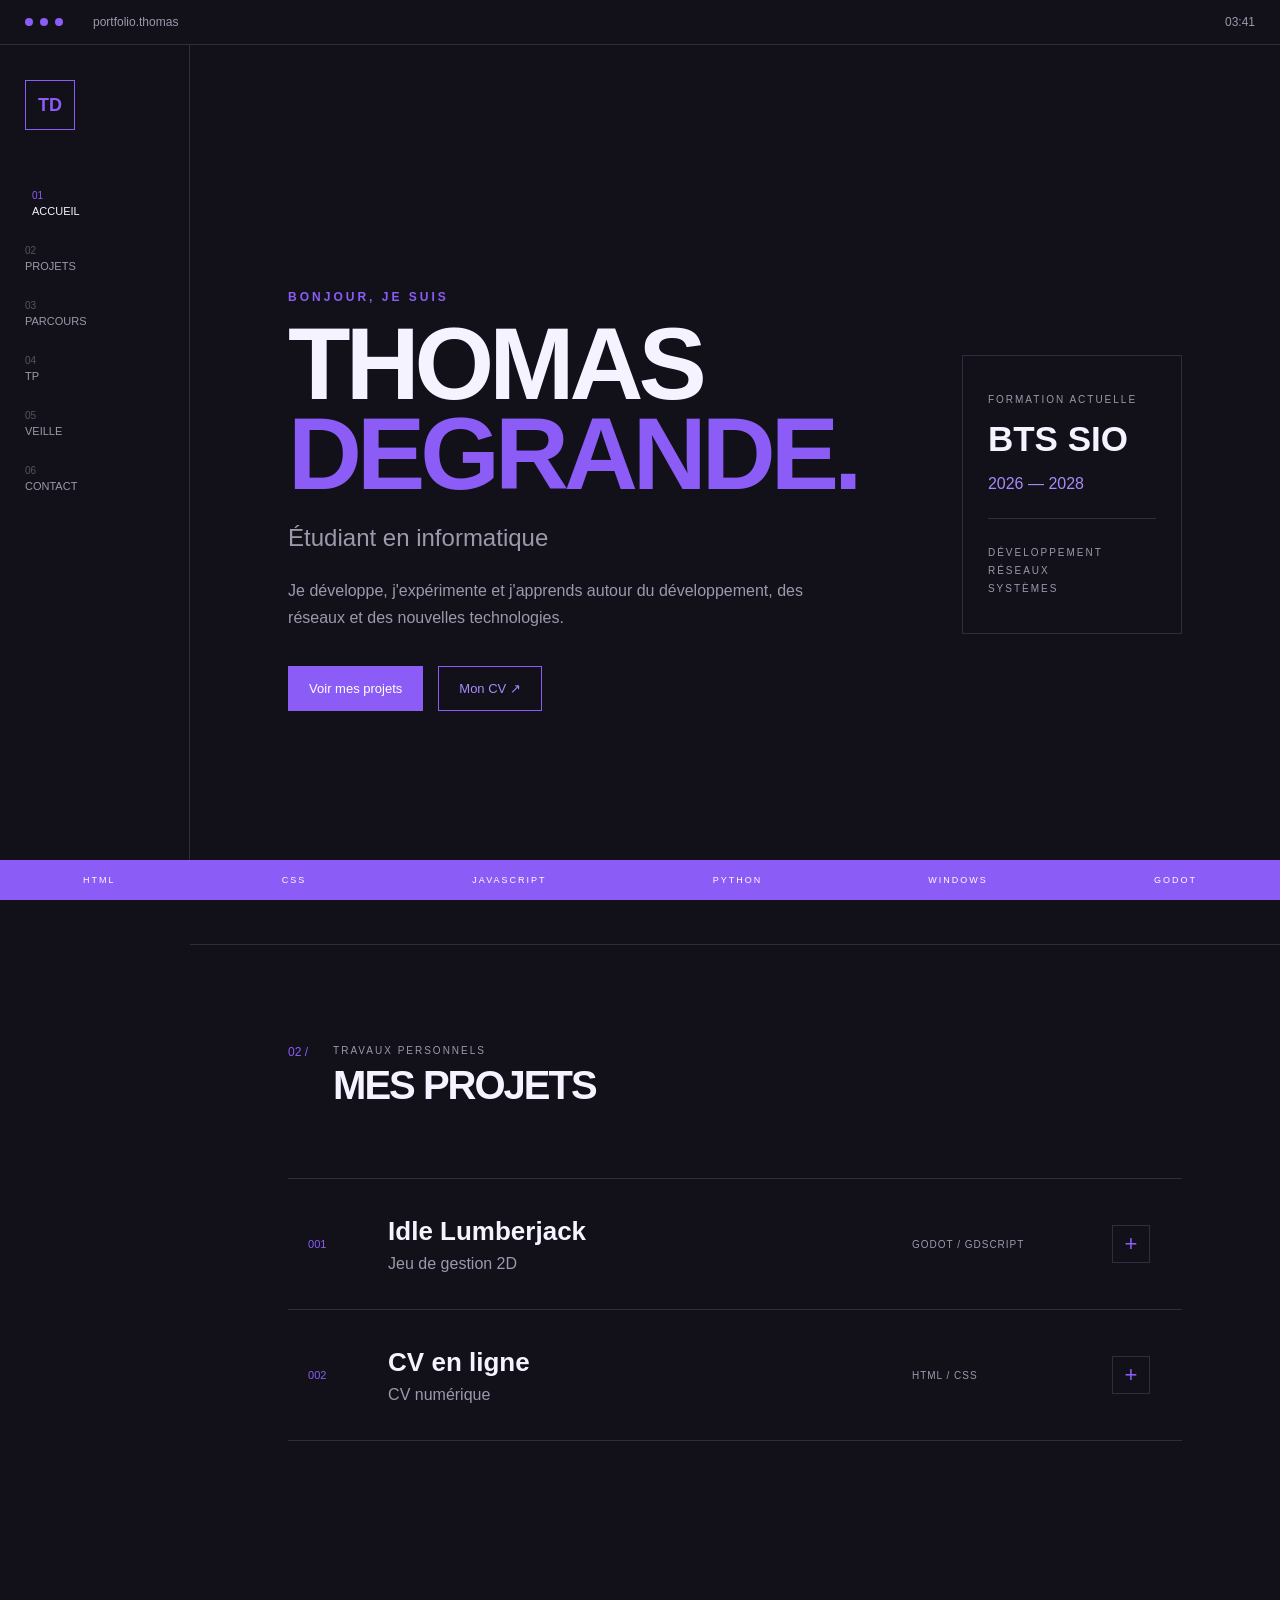
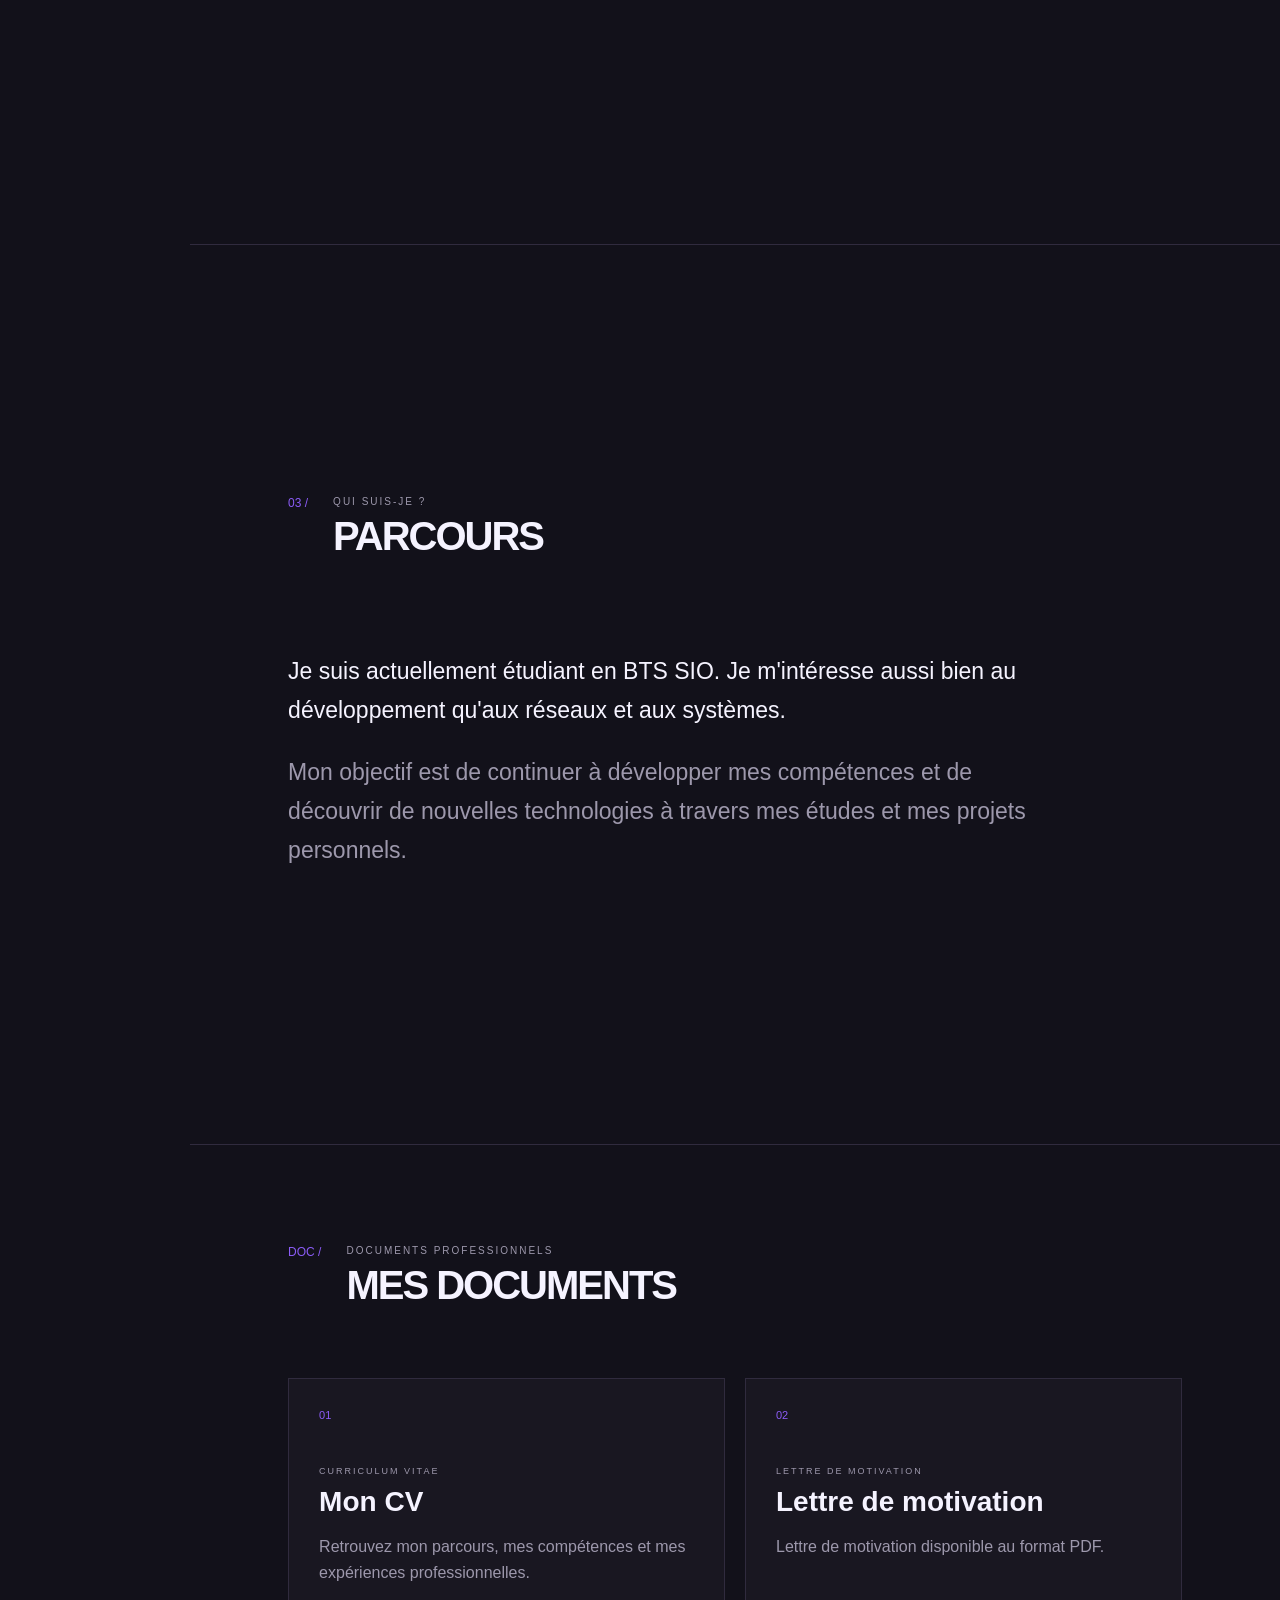
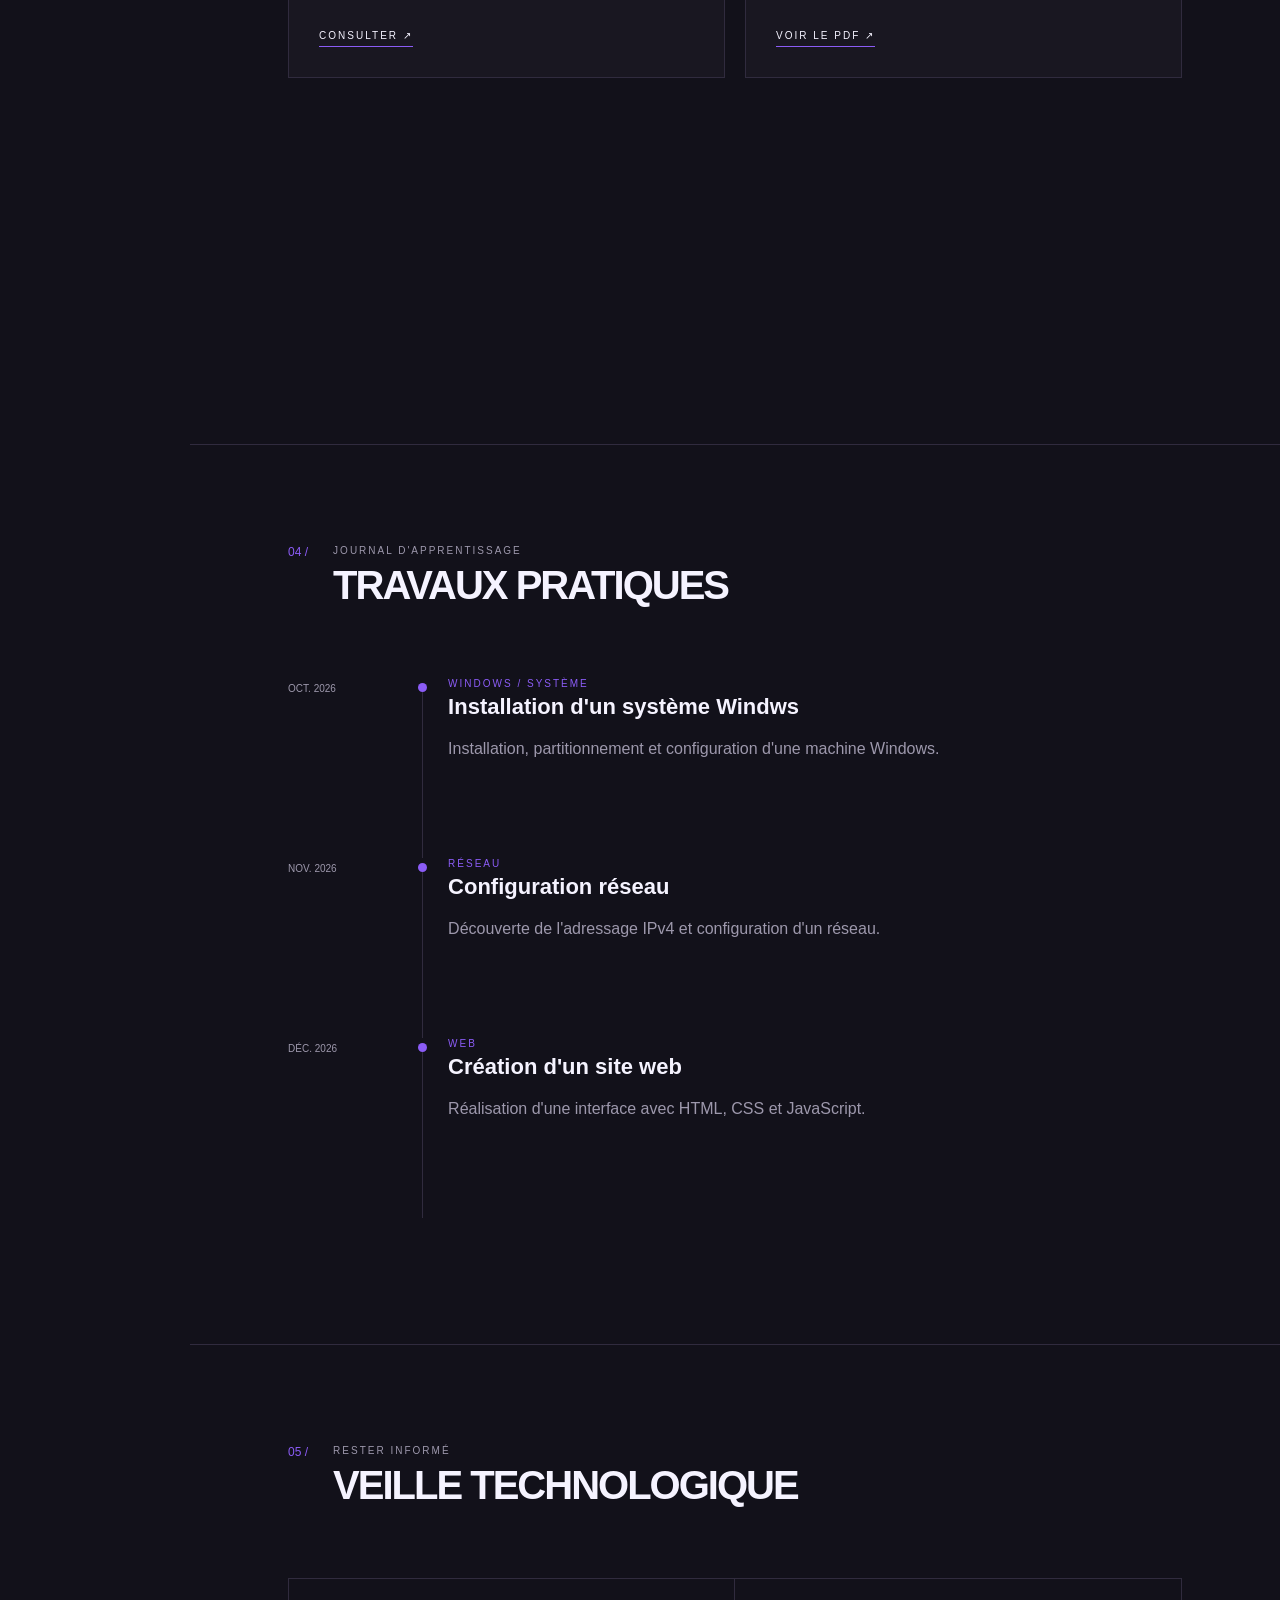
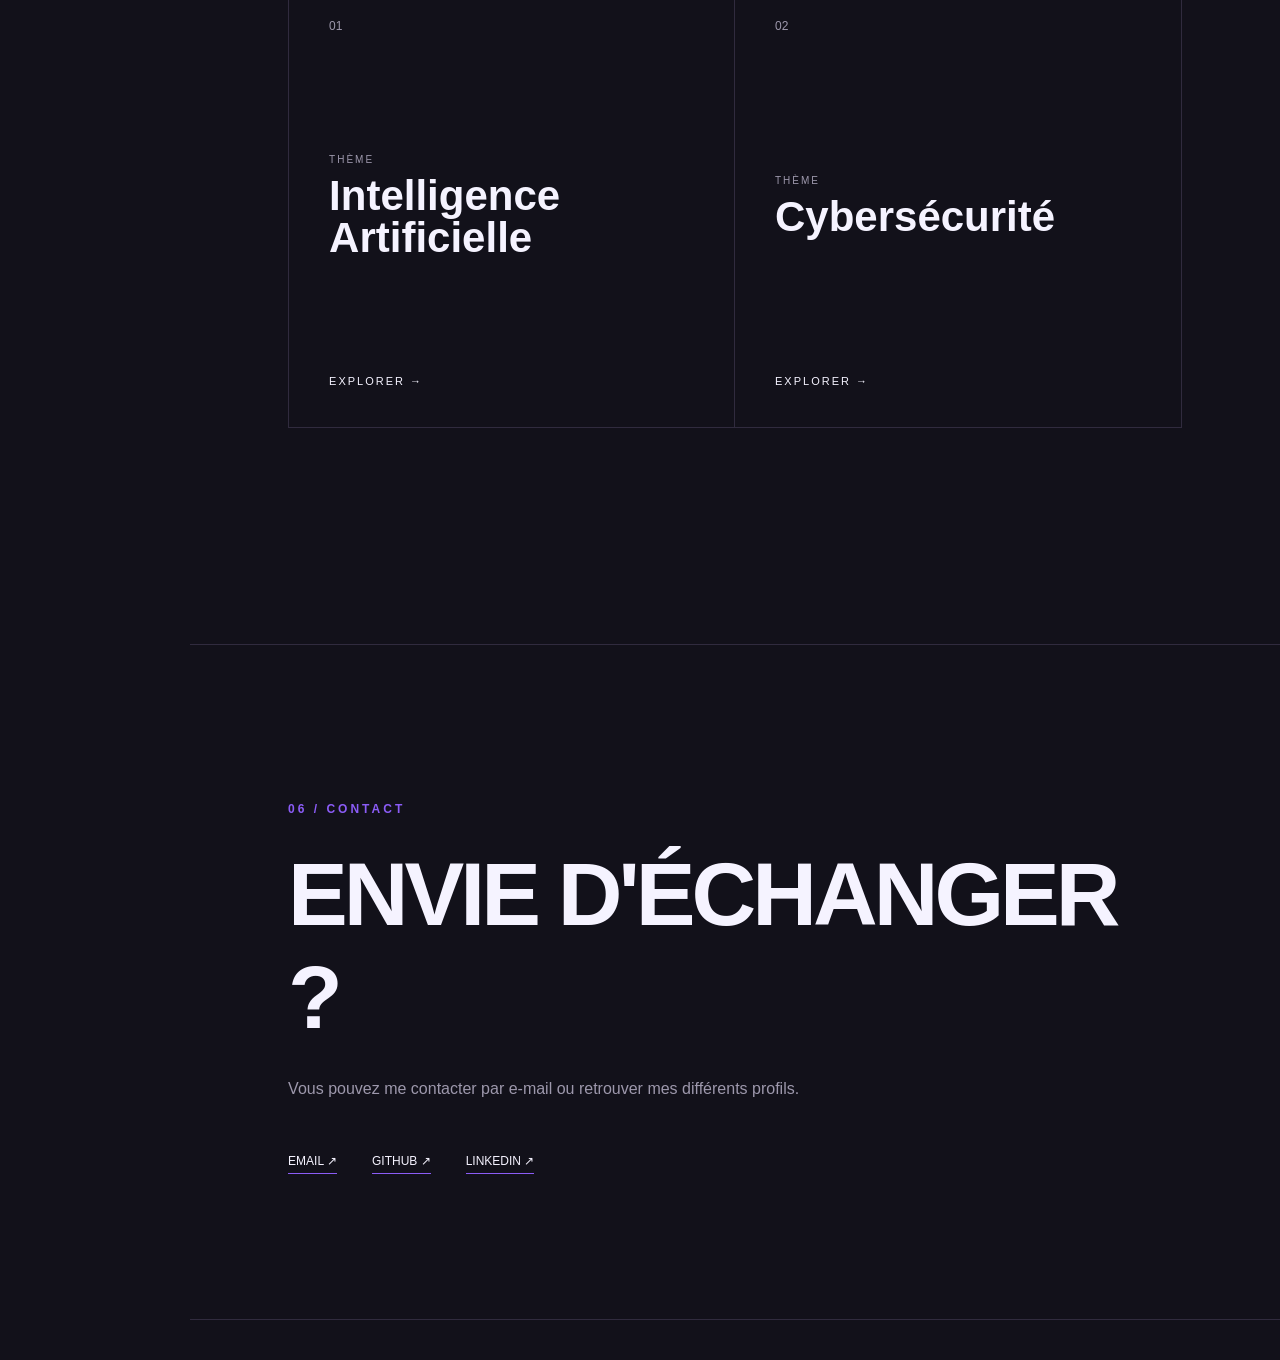
<file: index.html>
<!DOCTYPE html>
<html lang="fr">

<head>
    <meta charset="UTF-8">
    <meta name="viewport" content="width=device-width, initial-scale=1.0">

    <title>Portfolio — Thomas Degrande</title>

    <link rel="stylesheet" href="style.css">
</head>

<body>

    <!-- BARRE DU HAUT -->
    <header class="topbar">
        <div class="points">
            <span></span>
            <span></span>
            <span></span>
        </div>

        <p>portfolio.thomas</p>

        <p class="heure" id="heure">00:00</p>
    </header>


    <div class="site">

        <!-- NAVIGATION GAUCHE -->
        <aside class="sidebar">

            <div class="logo">
                TD
            </div>

            <nav>
                <a href="#accueil" class="nav-link active">
                    <span>01</span>
                    ACCUEIL
                </a>

                <a href="#projets" class="nav-link">
                    <span>02</span>
                    PROJETS
                </a>

                <a href="#parcours" class="nav-link">
                    <span>03</span>
                    PARCOURS
                </a>

                <a href="#tp" class="nav-link">
                    <span>04</span>
                    TP
                </a>

                <a href="#veille" class="nav-link">
                    <span>05</span>
                    VEILLE
                </a>

                <a href="#contact" class="nav-link">
                    <span>06</span>
                    CONTACT
                </a>
            </nav>

        </aside>


        <!-- CONTENU -->
        <main>

            <!-- ACCUEIL -->
            <section id="accueil" class="section accueil">

                <div class="numero-background">
                    
                </div>

                <div class="accueil-contenu">

                    <p class="sur-titre">
                        BONJOUR, JE SUIS
                    </p>

                    <h1>
                        THOMAS<br>
                        <span>DEGRANDE.</span>
                    </h1>

                    <h2>
                        Étudiant en informatique
                    </h2>

                    <p class="description">
                        Je développe, j'expérimente et j'apprends
                        autour du développement, des réseaux et
                        des nouvelles technologies.
                    </p>

                    <div class="boutons">

                        <a href="#projets" class="btn">
                            Voir mes projets
                        </a>

                        <!-- Remplace # par le lien de ton CV -->
                        <a href="CV-Degrande Thomas.pdf" target="_blank" class="btn btn-secondaire">
                            Mon CV ↗
                        </a>

                    </div>

                </div>


                <div class="info-bts">

                    <p class="petit">FORMATION ACTUELLE</p>

                    <h3>BTS SIO</h3>

                    <p>2026 — 2028</p>

                    <div class="ligne"></div>

                    <p class="petit">
                        DÉVELOPPEMENT<br>
                        RÉSEAUX<br>
                        SYSTÈMES
                    </p>

                </div>

            </section>


            <!-- PROJETS -->
            <!-- PROJETS -->
<section id="projets" class="section projets">

    <div class="titre-section">
        <span>02 /</span>

        <div>
            <p>TRAVAUX PERSONNELS</p>
            <h2>MES PROJETS</h2>
        </div>
    </div>


    <div class="liste-projets">

        <!-- PROJET 1 -->
        <div class="projet">

            <div class="projet-entete">

                <span class="projet-numero">001</span>

                <div class="projet-nom">
                    <h3>Idle Lumberjack</h3>
                    <p>Jeu de gestion 2D</p>
                </div>

                <div class="technologies">
                    GODOT / GDSCRIPT
                </div>

                <button class="ouvrir-projet">+</button>

            </div>


            <div class="projet-details">

                <div class="projet-details-contenu">

                    <div class="description-projet">

    <h4>Présentation</h4>
    <p>
        Idle Lumberjack est un jeu 2D de gestion développé avec Godot.
        Le joueur incarne un bûcheron qui récolte du bois, le transforme
        en planches puis le vend afin d'améliorer progressivement ses
        équipements et ses moyens de production.
    </p>

    <h4>Mon rôle</h4>
    <p>
        J'ai réalisé l'ensemble du projet, de la conception du gameplay
        jusqu'à la programmation des différentes fonctionnalités du jeu.
    </p>

    <h4>Mes contributions</h4>

    <p>
        <strong>Conception :</strong>
        réflexion sur le fonctionnement du jeu, la progression du joueur
        et les différentes mécaniques.
    </p>

    <p>
        <strong>Développement :</strong>
        programmation des déplacements, de la récolte des ressources,
        de la transformation du bois, du système de vente et des
        interactions avec l'environnement.
    </p>

    <p>
        <strong>Interface :</strong>
        création du HUD permettant d'afficher les ressources du joueur
        et les différentes interactions disponibles.
    </p>

    <p>
        <strong>Tests et améliorations :</strong>
        correction des bugs rencontrés et amélioration progressive
        des différentes mécaniques du jeu.
    </p>

    <h4>Ce que j'ai appris</h4>
    <p>
        Ce projet m'a permis d'améliorer mes connaissances en programmation
        avec GDScript, de mieux comprendre le fonctionnement de Godot et
        d'apprendre à organiser un projet comportant plusieurs systèmes
        qui communiquent entre eux.
    </p>

</div>

                    <a href="#" class="btn-projet">
                        Télécharger le jeu (En cours) ↗
                    </a>

                </div>

            </div>

        </div>


        <!-- PROJET 2 -->
        <div class="projet">

            <div class="projet-entete">

                <span class="projet-numero">002</span>

                <div class="projet-nom">
                    <h3>CV en ligne</h3>
                    <p>CV numérique</p>
                </div>

                <div class="technologies">
                    HTML / CSS
                </div>

                <button class="ouvrir-projet">+</button>

            </div>


            <div class="projet-details">

                <div class="projet-details-contenu">

                    <div class="description-projet">

    <h4>Présentation</h4>
    <p>
        Ce projet consiste à créer un CV numérique accessible en ligne,
        présentant mon parcours, mes compétences, mes expériences et mes projets.
    </p>

    <h4>Mon rôle</h4>
    <p>
        J'ai réalisé l'ensemble du site, de sa structure jusqu'à sa mise en ligne.
    </p>

    <h4>Mes contributions</h4>
    <p>
        <strong>Développement :</strong>
        création des différentes pages en HTML et mise en forme avec CSS.
    </p>

    <p>
        <strong>Design :</strong>
        organisation des informations et création d'une interface claire
        permettant de naviguer facilement entre les différentes parties du CV.
    </p>

    <p>
        <strong>Mise en ligne :</strong>
        publication et mise à jour du site avec GitHub Pages.
    </p>

    <h4>Ce que j'ai appris</h4>
    <p>
        Ce projet m'a permis d'améliorer mes compétences en HTML et CSS,
        ainsi que de découvrir Git, GitHub et la publication d'un site web.
    </p>

</div>

                    <a href="https://cv-degrande-thomas.netlify.app/" target="_blank" class="btn-projet">
                        Voir le CV ↗
                    </a>

                </div>

            </div>

        </div>

    </div>

</section>


            <!-- PARCOURS -->
            <section id="parcours" class="section simple-section">

                <div class="numero-background">
                    
                </div>

                <div class="titre-section">
                    <span>03 /</span>

                    <div>
                        <p>QUI SUIS-JE ?</p>
                        <h2>PARCOURS</h2>
                    </div>
                </div>

                <div class="texte-parcours">

                    <p>
                        Je suis actuellement étudiant en BTS SIO.
                        Je m'intéresse aussi bien au développement
                        qu'aux réseaux et aux systèmes.
                    </p>

                    <p>
                        Mon objectif est de continuer à développer
                        mes compétences et de découvrir de nouvelles
                        technologies à travers mes études et mes
                        projets personnels.
                    </p>

                </div>

            </section>

            <!-- DOCUMENTS -->
<section class="section documents">

    <div class="titre-section">
        <span>DOC /</span>

        <div>
            <p>DOCUMENTS PROFESSIONNELS</p>
            <h2>MES DOCUMENTS</h2>
        </div>
    </div>


    <div class="liste-documents">

        <!-- CV -->
        <div class="document">

            <div class="document-numero">
                01
            </div>

            <div class="document-contenu">

                <p class="document-type">
                    CURRICULUM VITAE
                </p>

                <h3>Mon CV</h3>

                <p>
                    Retrouvez mon parcours, mes compétences
                    et mes expériences professionnelles.
                </p>

            </div>

            <a href="CV-Degrande Thomas.pdf" target="_blank" class="document-bouton">
                CONSULTER ↗
            </a>

        </div>


        <!-- LETTRE DE MOTIVATION -->
        <div class="document">

            <div class="document-numero">
                02
            </div>

            <div class="document-contenu">

                <p class="document-type">
                    LETTRE DE MOTIVATION
                </p>

                <h3>Lettre de motivation</h3>

                <p>
                    Lettre de motivation disponible au format PDF.
                </p>

            </div>

            <a href="lettre de motivation.pdf"
                target="_blank"
                class="document-bouton">
                VOIR LE PDF ↗
            </a>

        </div>

    </div>

</section>

            <!-- TP -->
            <section id="tp" class="section">

                <div class="titre-section">
                    <span>04 /</span>

                    <div>
                        <p>JOURNAL D'APPRENTISSAGE</p>
                        <h2>TRAVAUX PRATIQUES</h2>
                    </div>
                </div>


                <div class="timeline">

                    <div class="tp">
                        <div class="date">OCT. 2026</div>

                        <div class="point"></div>

                        <div class="tp-contenu">
                            <p class="tag">WINDOWS / SYSTÈME</p>
                            <h3>Installation d'un système Windws</h3>
                            <p>
                                Installation, partitionnement et
                                configuration d'une machine Windows.
                            </p>
                        </div>
                    </div>


                    <div class="tp">
                        <div class="date">NOV. 2026</div>

                        <div class="point"></div>

                        <div class="tp-contenu">
                            <p class="tag">RÉSEAU</p>
                            <h3>Configuration réseau</h3>
                            <p>
                                Découverte de l'adressage IPv4
                                et configuration d'un réseau.
                            </p>
                        </div>
                    </div>


                    <div class="tp">
                        <div class="date">DÉC. 2026</div>

                        <div class="point"></div>

                        <div class="tp-contenu">
                            <p class="tag">WEB</p>
                            <h3>Création d'un site web</h3>
                            <p>
                                Réalisation d'une interface avec
                                HTML, CSS et JavaScript.
                            </p>
                        </div>
                    </div>

                </div>

            </section>


            <!-- VEILLE -->
            <section id="veille" class="section">

                <div class="titre-section">
                    <span>05 /</span>

                    <div>
                        <p>RESTER INFORMÉ</p>
                        <h2>VEILLE TECHNOLOGIQUE</h2>
                    </div>
                </div>


                <div class="veilles">

                    <a href="VeilleIA.html" class="veille">

                        <span class="veille-numero">01</span>

                        <div>
                            <p>THÈME</p>
                            <h3>Intelligence<br>Artificielle</h3>
                        </div>

                        <span class="explorer">
                            EXPLORER →
                        </span>

                    </a>


                    <a href="VeilleCyber.html" class="veille">

                        <span class="veille-numero">02</span>

                        <div>
                            <p>THÈME</p>
                            <h3>Cybersécurité</h3>
                        </div>

                        <span class="explorer">
                            EXPLORER →
                        </span>

                    </a>

                </div>

            </section>


            <!-- CONTACT -->
            <section id="contact" class="section contact">

                <p class="sur-titre">
                    06 / CONTACT
                </p>

                <h2>
                    ENVIE D'ÉCHANGER ?
                </h2>

                <p>
                    Vous pouvez me contacter par e-mail
                    ou retrouver mes différents profils.
                </p>

                <div class="contact-liens">
                    <a href="mailto:degrandethomas08@gmail.com">EMAIL ↗</a>
                    <a href="https://github.com/TDegrande">GITHUB ↗</a>
                    <a href="https://www.linkedin.com/in/thomas-degrande-bbb536439/">LINKEDIN ↗</a>
                </div>

            </section>

        </main>

    </div>


    <!-- BARRE DU BAS -->
    <footer>
        <span>HTML</span>
        <span>CSS</span>
        <span>JAVASCRIPT</span>
        <span>PYTHON</span>
        <span>WINDOWS</span>
        <span>GODOT</span>
    </footer>


    <script src="script.js"></script>

</body>

</html>
</file>
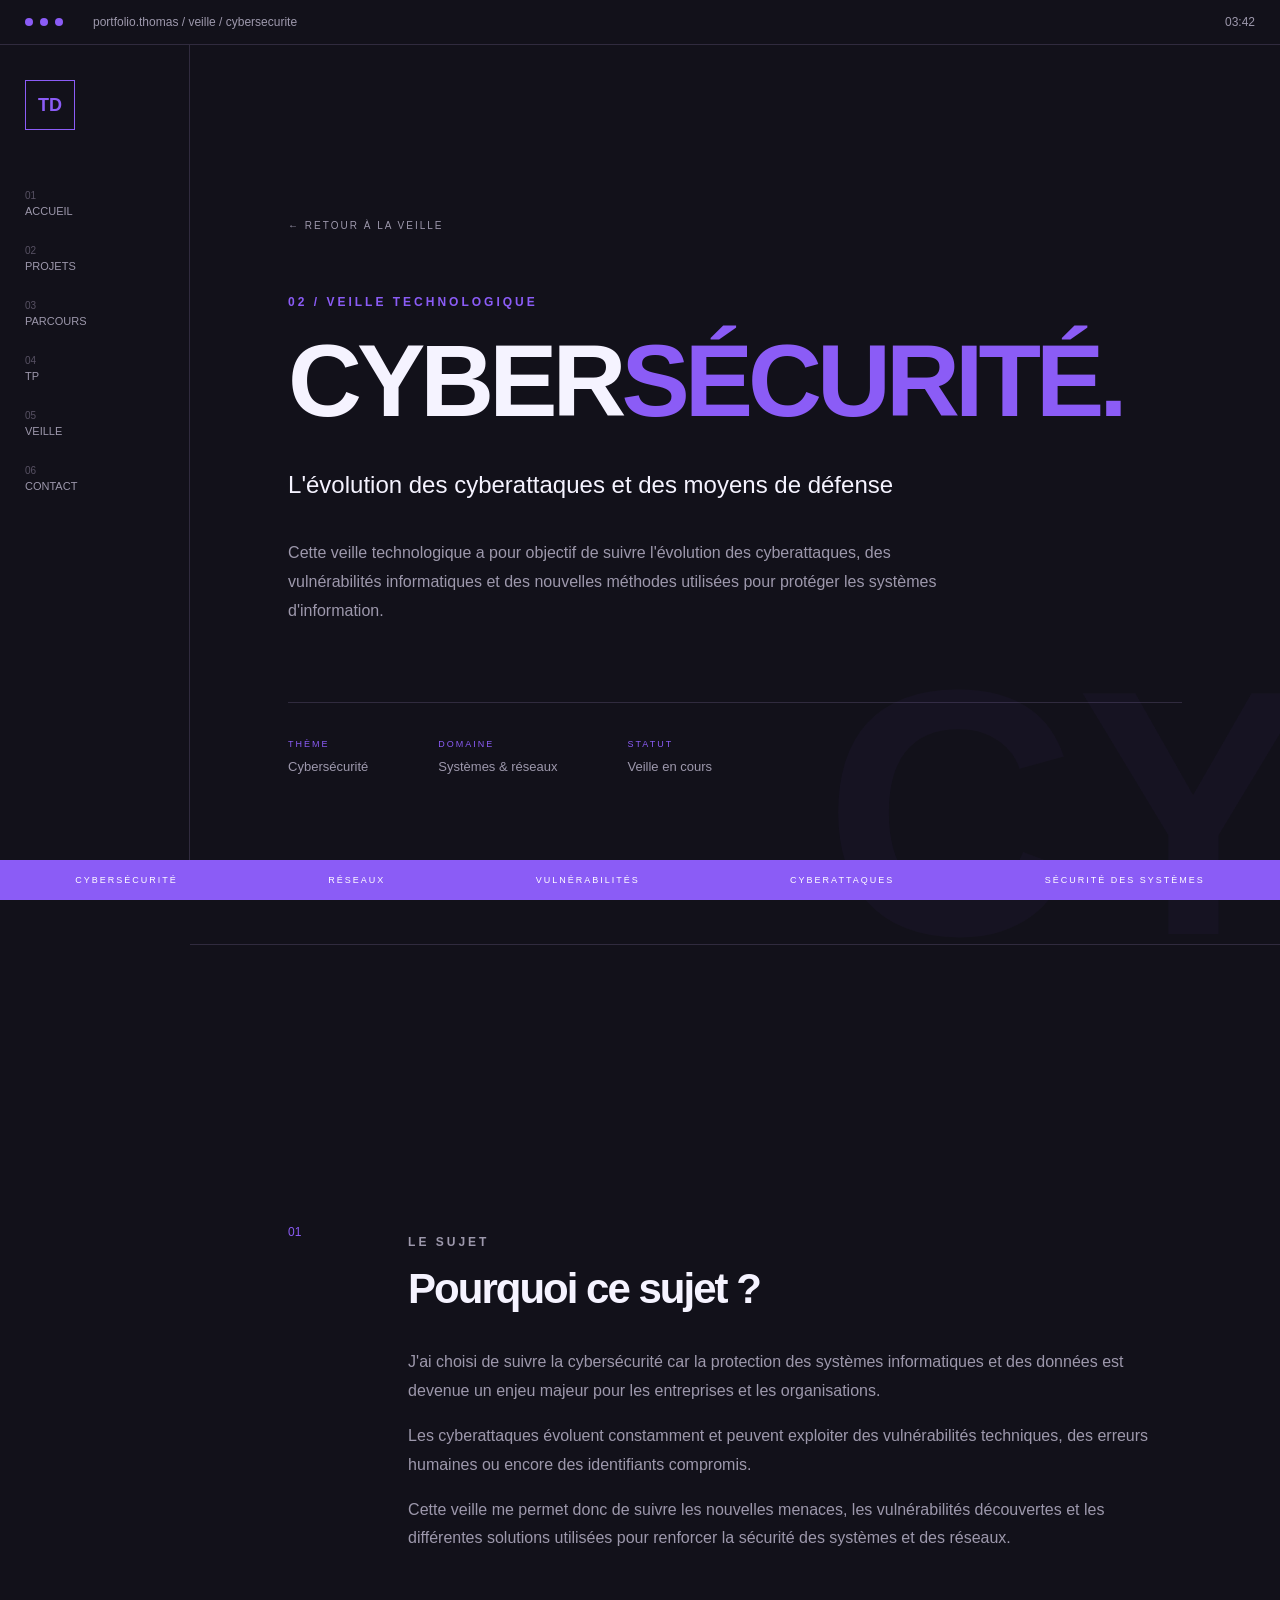
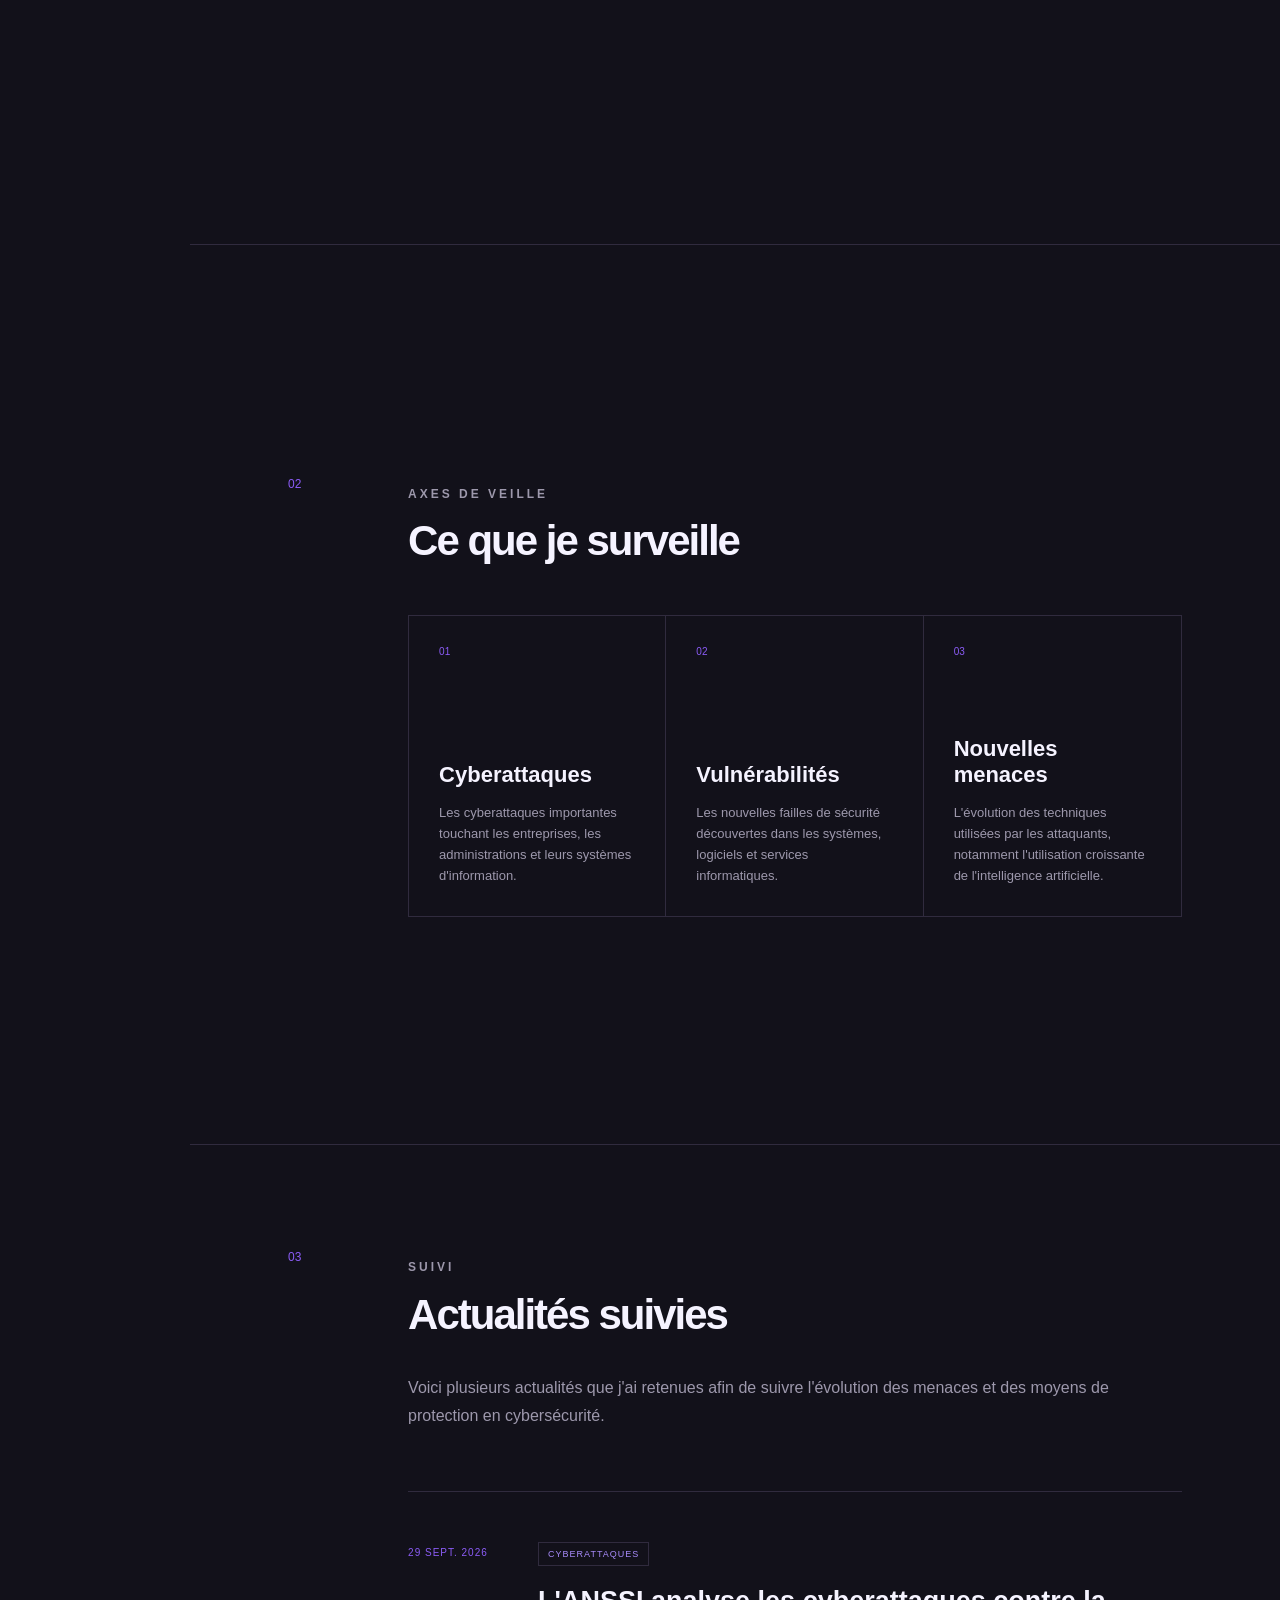
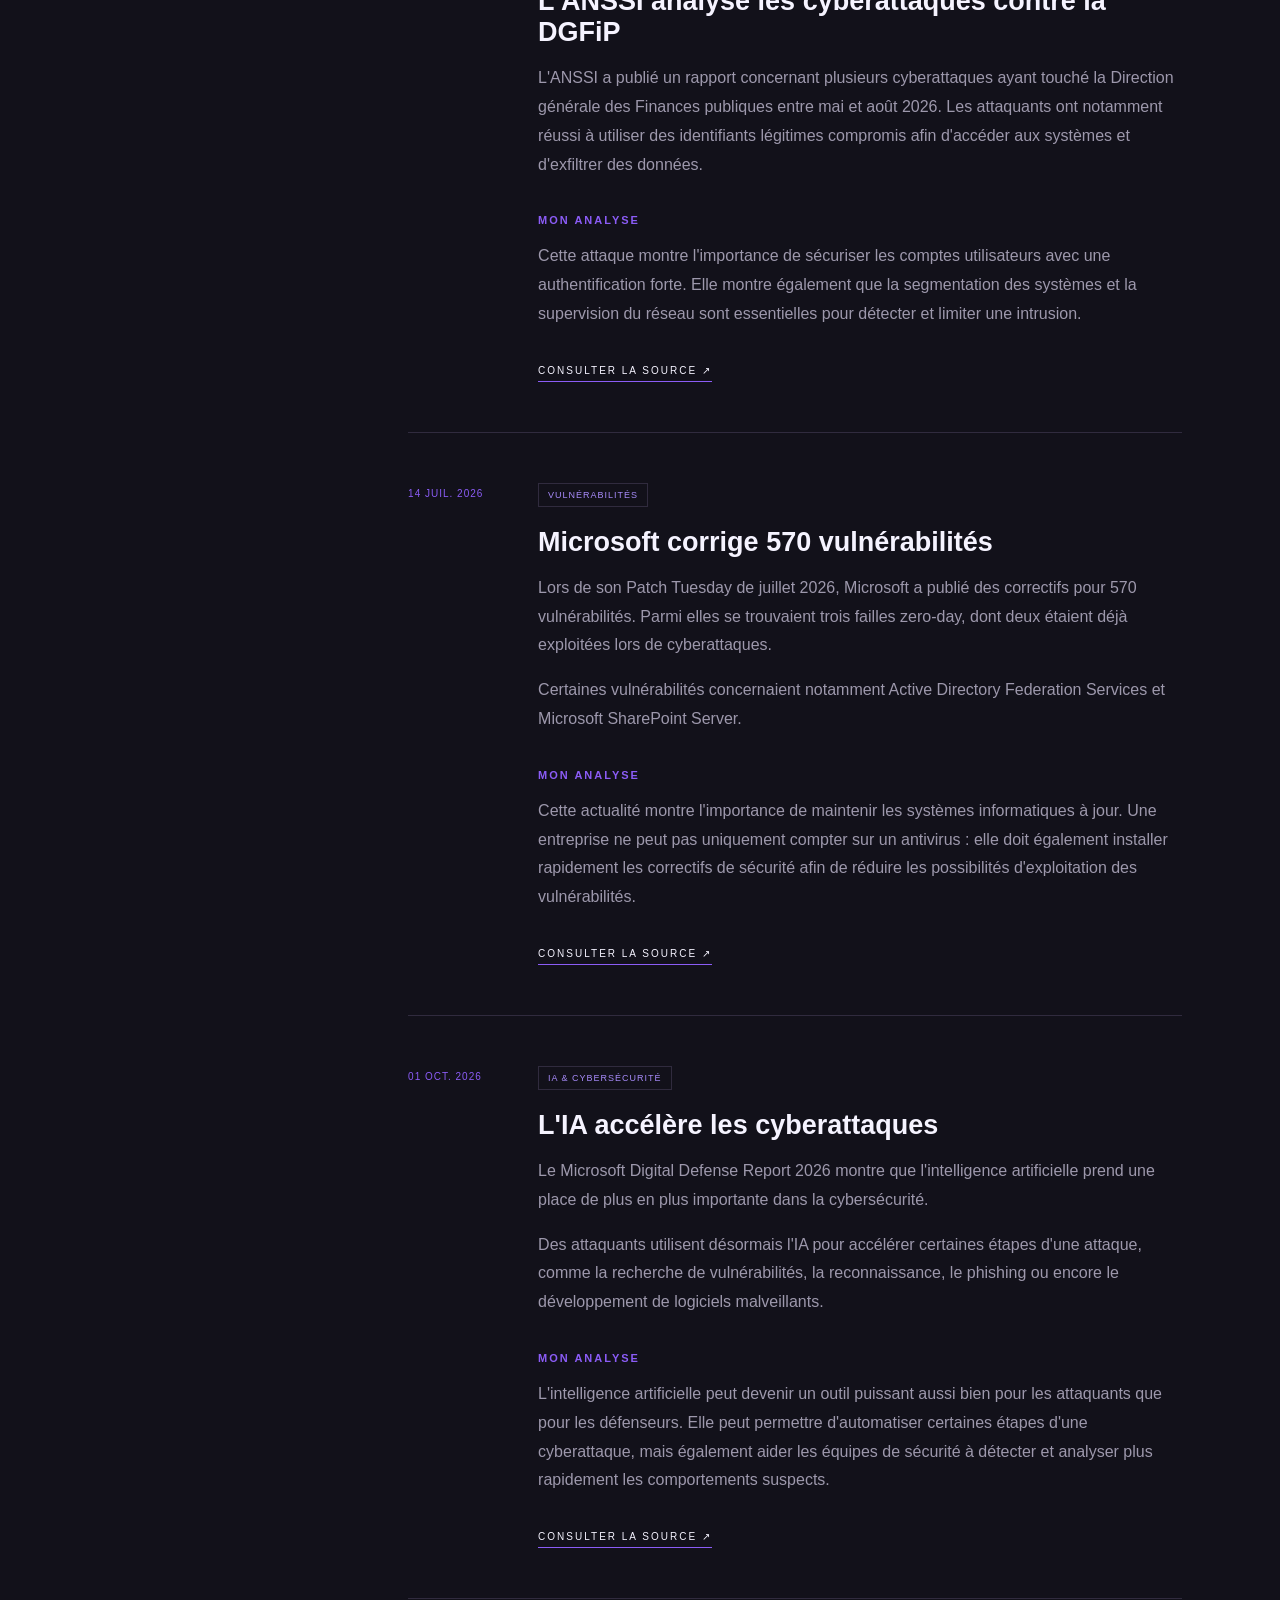
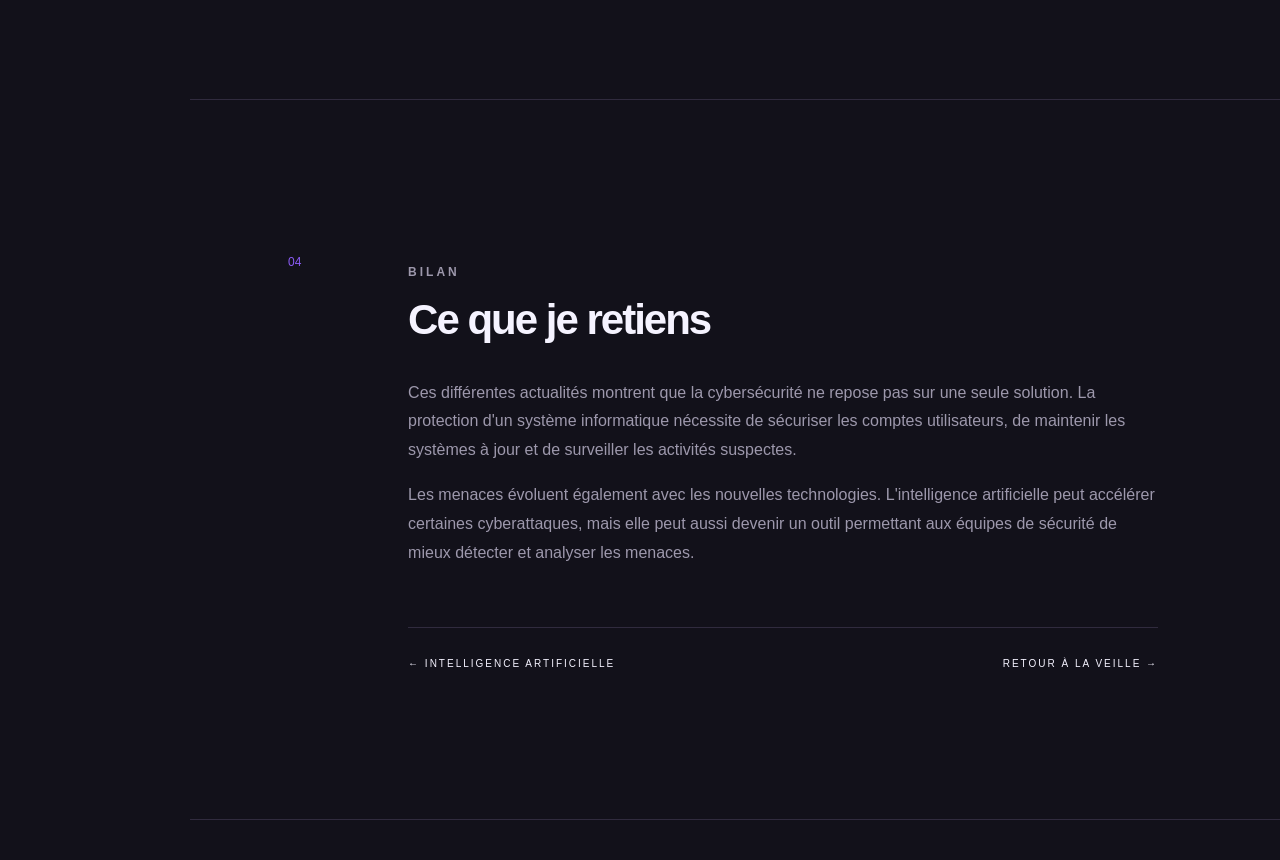
<file: VeilleCyber.html>
<!DOCTYPE html>
<html lang="fr">

<head>
    <meta charset="UTF-8">
    <meta name="viewport" content="width=device-width, initial-scale=1.0">

    <title>Veille Cybersécurité — Thomas Degrande</title>

    <link rel="stylesheet" href="style.css">
</head>

<body>


    <!-- ==================================
         BARRE DU HAUT
    =================================== -->

    <header class="topbar">

        <div class="points">
            <span></span>
            <span></span>
            <span></span>
        </div>

        <p>portfolio.thomas / veille / cybersecurite</p>

        <p class="heure" id="heure">00:00</p>

    </header>


    <div class="site">


        <!-- ==================================
             SIDEBAR
        =================================== -->

        <aside class="sidebar">

            <div class="logo">
                TD
            </div>

            <nav>

                <a href="index.html#accueil" class="nav-link">
                    <span>01</span>
                    ACCUEIL
                </a>

                <a href="index.html#projets" class="nav-link">
                    <span>02</span>
                    PROJETS
                </a>

                <a href="index.html#parcours" class="nav-link">
                    <span>03</span>
                    PARCOURS
                </a>

                <a href="index.html#tp" class="nav-link">
                    <span>04</span>
                    TP
                </a>

                <a href="index.html#veille" class="nav-link active">
                    <span>05</span>
                    VEILLE
                </a>

                <a href="index.html#contact" class="nav-link">
                    <span>06</span>
                    CONTACT
                </a>

            </nav>

        </aside>



        <!-- ==================================
             CONTENU
        =================================== -->

        <main>


            <!-- ==================================
                 INTRODUCTION
            =================================== -->

            <section class="section veille-page-intro">

                <div class="numero-background">
                    CY
                </div>


                <div class="veille-retour">

                    <a href="index.html#veille">
                        ← RETOUR À LA VEILLE
                    </a>

                </div>


                <p class="sur-titre">
                    02 / VEILLE TECHNOLOGIQUE
                </p>


                <h1>
                    CYBER<span>SÉCURITÉ.</span>
                </h1>


                <h2>
                    L'évolution des cyberattaques et des moyens de défense
                </h2>


                <p class="veille-page-description">

                    Cette veille technologique a pour objectif de suivre
                    l'évolution des cyberattaques, des vulnérabilités
                    informatiques et des nouvelles méthodes utilisées
                    pour protéger les systèmes d'information.

                </p>


                <div class="veille-infos">

                    <div>
                        <span>THÈME</span>
                        <p>Cybersécurité</p>
                    </div>

                    <div>
                        <span>DOMAINE</span>
                        <p>Systèmes & réseaux</p>
                    </div>

                    <div>
                        <span>STATUT</span>
                        <p>Veille en cours</p>
                    </div>

                </div>

            </section>



            <!-- ==================================
                 01 - LE SUJET
            =================================== -->

            <section class="section veille-page-section">

                <div class="veille-page-numero">
                    01
                </div>


                <div class="veille-page-contenu">

                    <p class="sur-titre">
                        LE SUJET
                    </p>

                    <h2>
                        Pourquoi ce sujet ?
                    </h2>


                    <p>
                        J'ai choisi de suivre la cybersécurité car
                        la protection des systèmes informatiques et des
                        données est devenue un enjeu majeur pour les
                        entreprises et les organisations.
                    </p>


                    <p>
                        Les cyberattaques évoluent constamment et peuvent
                        exploiter des vulnérabilités techniques, des erreurs
                        humaines ou encore des identifiants compromis.
                    </p>


                    <p>
                        Cette veille me permet donc de suivre les nouvelles
                        menaces, les vulnérabilités découvertes et les
                        différentes solutions utilisées pour renforcer
                        la sécurité des systèmes et des réseaux.
                    </p>

                </div>

            </section>



            <!-- ==================================
                 02 - AXES DE VEILLE
            =================================== -->

            <section class="section veille-page-section">

                <div class="veille-page-numero">
                    02
                </div>


                <div class="veille-page-contenu">

                    <p class="sur-titre">
                        AXES DE VEILLE
                    </p>

                    <h2>
                        Ce que je surveille
                    </h2>


                    <div class="veille-axes">


                        <!-- AXE 1 -->

                        <div class="veille-axe">

                            <span class="veille-axe-numero">
                                01
                            </span>

                            <h3>
                                Cyberattaques
                            </h3>

                            <p>
                                Les cyberattaques importantes touchant
                                les entreprises, les administrations
                                et leurs systèmes d'information.
                            </p>

                        </div>


                        <!-- AXE 2 -->

                        <div class="veille-axe">

                            <span class="veille-axe-numero">
                                02
                            </span>

                            <h3>
                                Vulnérabilités
                            </h3>

                            <p>
                                Les nouvelles failles de sécurité découvertes
                                dans les systèmes, logiciels et services
                                informatiques.
                            </p>

                        </div>


                        <!-- AXE 3 -->

                        <div class="veille-axe">

                            <span class="veille-axe-numero">
                                03
                            </span>

                            <h3>
                                Nouvelles menaces
                            </h3>

                            <p>
                                L'évolution des techniques utilisées par
                                les attaquants, notamment l'utilisation
                                croissante de l'intelligence artificielle.
                            </p>

                        </div>


                    </div>

                </div>

            </section>



            <!-- ==================================
                 03 - ACTUALITÉS
            =================================== -->

            <section class="section veille-page-section">

                <div class="veille-page-numero">
                    03
                </div>


                <div class="veille-page-contenu">

                    <p class="sur-titre">
                        SUIVI
                    </p>

                    <h2>
                        Actualités suivies
                    </h2>


                    <p class="veille-explication">
                        Voici plusieurs actualités que j'ai retenues
                        afin de suivre l'évolution des menaces et
                        des moyens de protection en cybersécurité.
                    </p>



                    <!-- ==================================
                         ACTUALITÉ 1 - DGFIP
                    =================================== -->

                    <article class="veille-actualite">

                        <div class="veille-actualite-date">
                            <span>29 SEPT. 2026</span>
                        </div>


                        <div class="veille-actualite-contenu">

                            <span class="veille-tag">
                                CYBERATTAQUES
                            </span>


                            <h3>
                                L'ANSSI analyse les cyberattaques contre la DGFiP
                            </h3>


                            <p>
                                L'ANSSI a publié un rapport concernant plusieurs
                                cyberattaques ayant touché la Direction générale
                                des Finances publiques entre mai et août 2026.
                                Les attaquants ont notamment réussi à utiliser
                                des identifiants légitimes compromis afin
                                d'accéder aux systèmes et d'exfiltrer des données.
                            </p>


                            <h4>
                                MON ANALYSE
                            </h4>


                            <p>
                                Cette attaque montre l'importance de sécuriser
                                les comptes utilisateurs avec une authentification
                                forte. Elle montre également que la segmentation
                                des systèmes et la supervision du réseau sont
                                essentielles pour détecter et limiter une
                                intrusion.
                            </p>


                            <a href="https://cyber.gouv.fr/actualites/lanssi-publie-le-rapport-dincident-sur-les-cyberattaques-ayant-touche-la-dgfip/"
                               target="_blank"
                               class="veille-source">

                                CONSULTER LA SOURCE ↗

                            </a>

                        </div>

                    </article>



                    <!-- ==================================
                         ACTUALITÉ 2 - MICROSOFT
                    =================================== -->

                    <article class="veille-actualite">

                        <div class="veille-actualite-date">
                            <span>14 JUIL. 2026</span>
                        </div>


                        <div class="veille-actualite-contenu">

                            <span class="veille-tag">
                                VULNÉRABILITÉS
                            </span>


                            <h3>
                                Microsoft corrige 570 vulnérabilités
                            </h3>


                            <p>
                                Lors de son Patch Tuesday de juillet 2026,
                                Microsoft a publié des correctifs pour
                                570 vulnérabilités. Parmi elles se trouvaient
                                trois failles zero-day, dont deux étaient déjà
                                exploitées lors de cyberattaques.
                            </p>


                            <p>
                                Certaines vulnérabilités concernaient notamment
                                Active Directory Federation Services et
                                Microsoft SharePoint Server.
                            </p>


                            <h4>
                                MON ANALYSE
                            </h4>


                            <p>
                                Cette actualité montre l'importance de maintenir
                                les systèmes informatiques à jour. Une entreprise
                                ne peut pas uniquement compter sur un antivirus :
                                elle doit également installer rapidement les
                                correctifs de sécurité afin de réduire les
                                possibilités d'exploitation des vulnérabilités.
                            </p>


                            <a href="https://www.bleepingcomputer.com/news/microsoft/microsoft-july-2026-patch-tuesday-fixes-massive-570-flaws-3-zero-days/"
                               target="_blank"
                               class="veille-source">

                                CONSULTER LA SOURCE ↗

                            </a>

                        </div>

                    </article>



                    <!-- ==================================
                         ACTUALITÉ 3 - IA
                    =================================== -->

                    <article class="veille-actualite">

                        <div class="veille-actualite-date">
                            <span>01 OCT. 2026</span>
                        </div>


                        <div class="veille-actualite-contenu">

                            <span class="veille-tag">
                                IA & CYBERSÉCURITÉ
                            </span>


                            <h3>
                                L'IA accélère les cyberattaques
                            </h3>


                            <p>
                                Le Microsoft Digital Defense Report 2026
                                montre que l'intelligence artificielle prend
                                une place de plus en plus importante dans
                                la cybersécurité.
                            </p>


                            <p>
                                Des attaquants utilisent désormais l'IA
                                pour accélérer certaines étapes d'une attaque,
                                comme la recherche de vulnérabilités,
                                la reconnaissance, le phishing ou encore
                                le développement de logiciels malveillants.
                            </p>


                            <h4>
                                MON ANALYSE
                            </h4>


                            <p>
                                L'intelligence artificielle peut devenir
                                un outil puissant aussi bien pour les attaquants
                                que pour les défenseurs. Elle peut permettre
                                d'automatiser certaines étapes d'une cyberattaque,
                                mais également aider les équipes de sécurité
                                à détecter et analyser plus rapidement
                                les comportements suspects.
                            </p>


                            <a href="https://www.microsoft.com/en-us/security/security-insider/threat-landscape/2026-digital-defense-report"
                               target="_blank"
                               class="veille-source">

                                CONSULTER LA SOURCE ↗

                            </a>

                        </div>

                    </article>


                </div>

            </section>



            <!-- ==================================
                 04 - BILAN
            =================================== -->

            <section class="section veille-page-section veille-bilan">

                <div class="veille-page-numero">
                    04
                </div>


                <div class="veille-page-contenu">

                    <p class="sur-titre">
                        BILAN
                    </p>


                    <h2>
                        Ce que je retiens
                    </h2>


                    <p>
                        Ces différentes actualités montrent que la cybersécurité
                        ne repose pas sur une seule solution. La protection
                        d'un système informatique nécessite de sécuriser
                        les comptes utilisateurs, de maintenir les systèmes
                        à jour et de surveiller les activités suspectes.
                    </p>


                    <p>
                        Les menaces évoluent également avec les nouvelles
                        technologies. L'intelligence artificielle peut
                        accélérer certaines cyberattaques, mais elle peut
                        aussi devenir un outil permettant aux équipes
                        de sécurité de mieux détecter et analyser les menaces.
                    </p>


                    <div class="veille-navigation">

                        <a href="VeilleIA.html">
                            ← INTELLIGENCE ARTIFICIELLE
                        </a>

                        <a href="index.html#veille">
                            RETOUR À LA VEILLE →
                        </a>

                    </div>

                </div>

            </section>


        </main>

    </div>



    <!-- ==================================
         FOOTER
    =================================== -->

    <footer>

        <span>CYBERSÉCURITÉ</span>

        <span>RÉSEAUX</span>

        <span>VULNÉRABILITÉS</span>

        <span>CYBERATTAQUES</span>

        <span>SÉCURITÉ DES SYSTÈMES</span>

    </footer>


    <script src="script.js"></script>

</body>

</html>
</file>
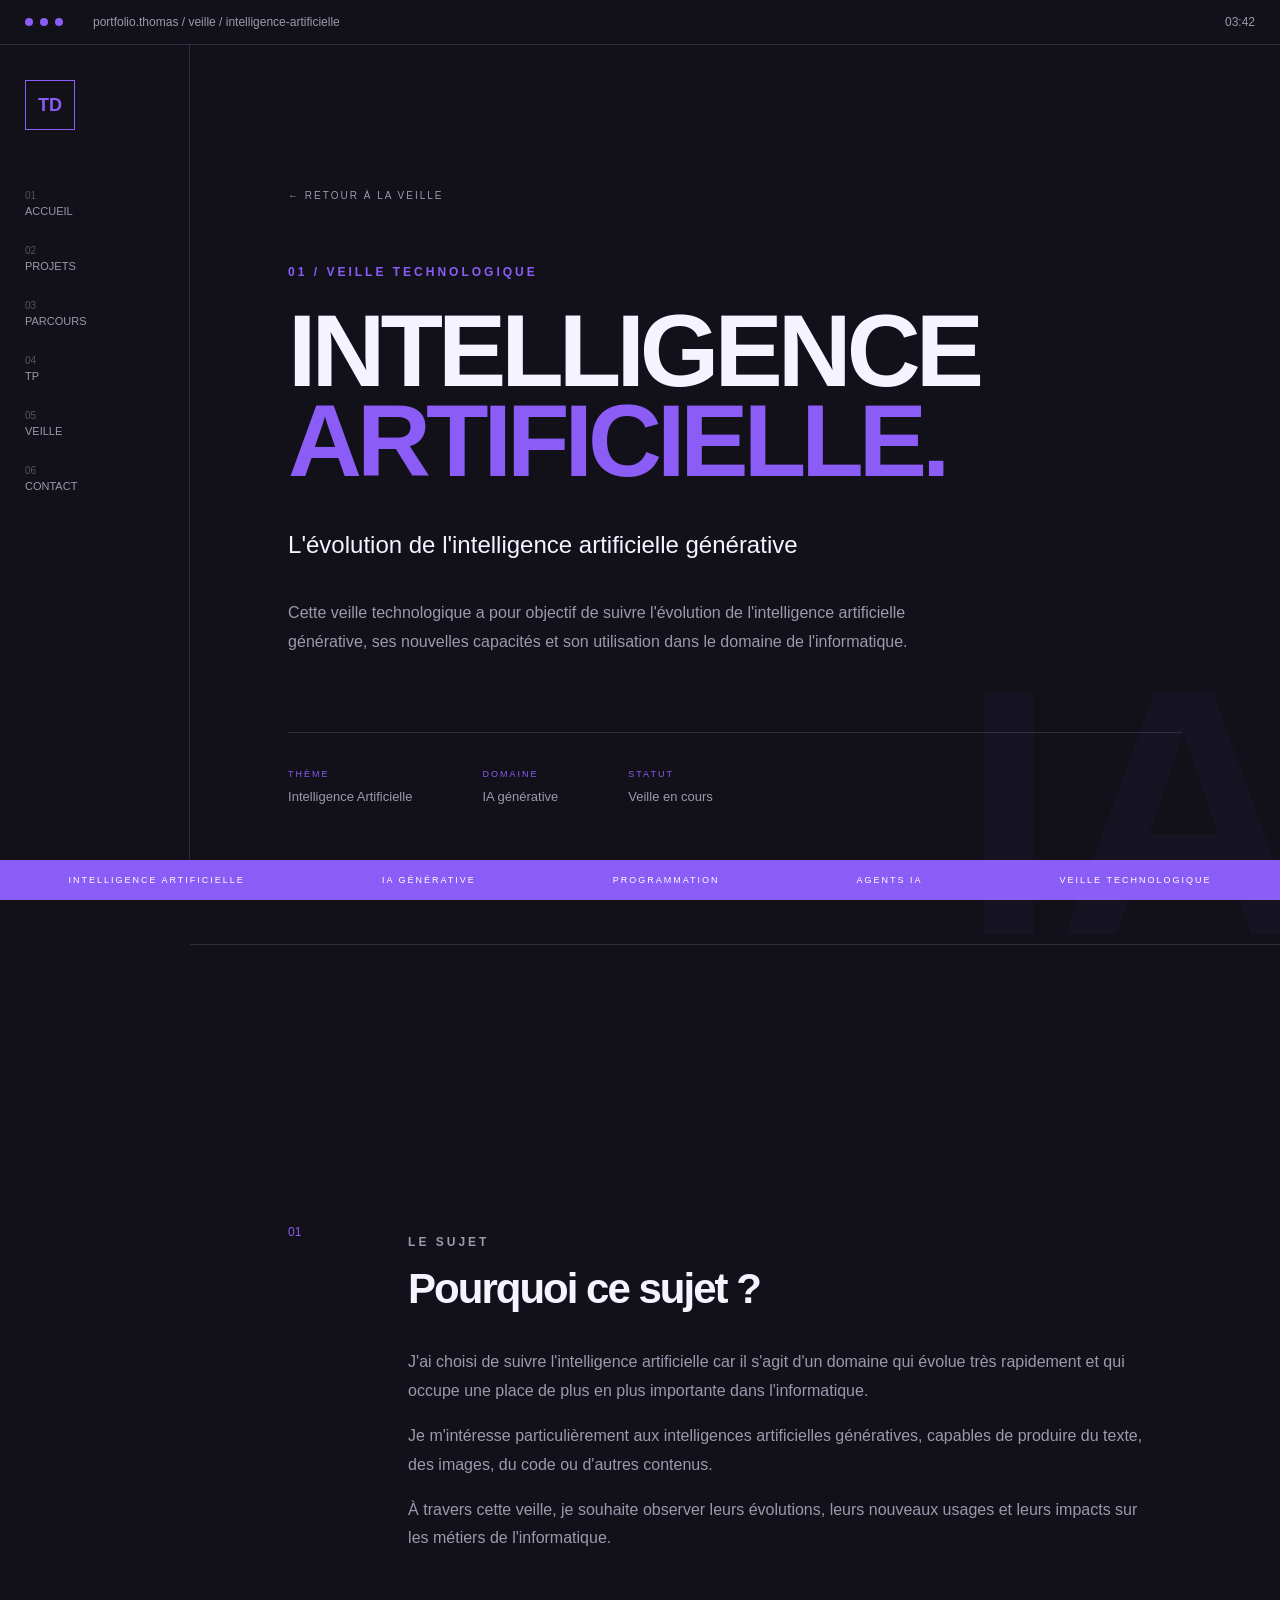
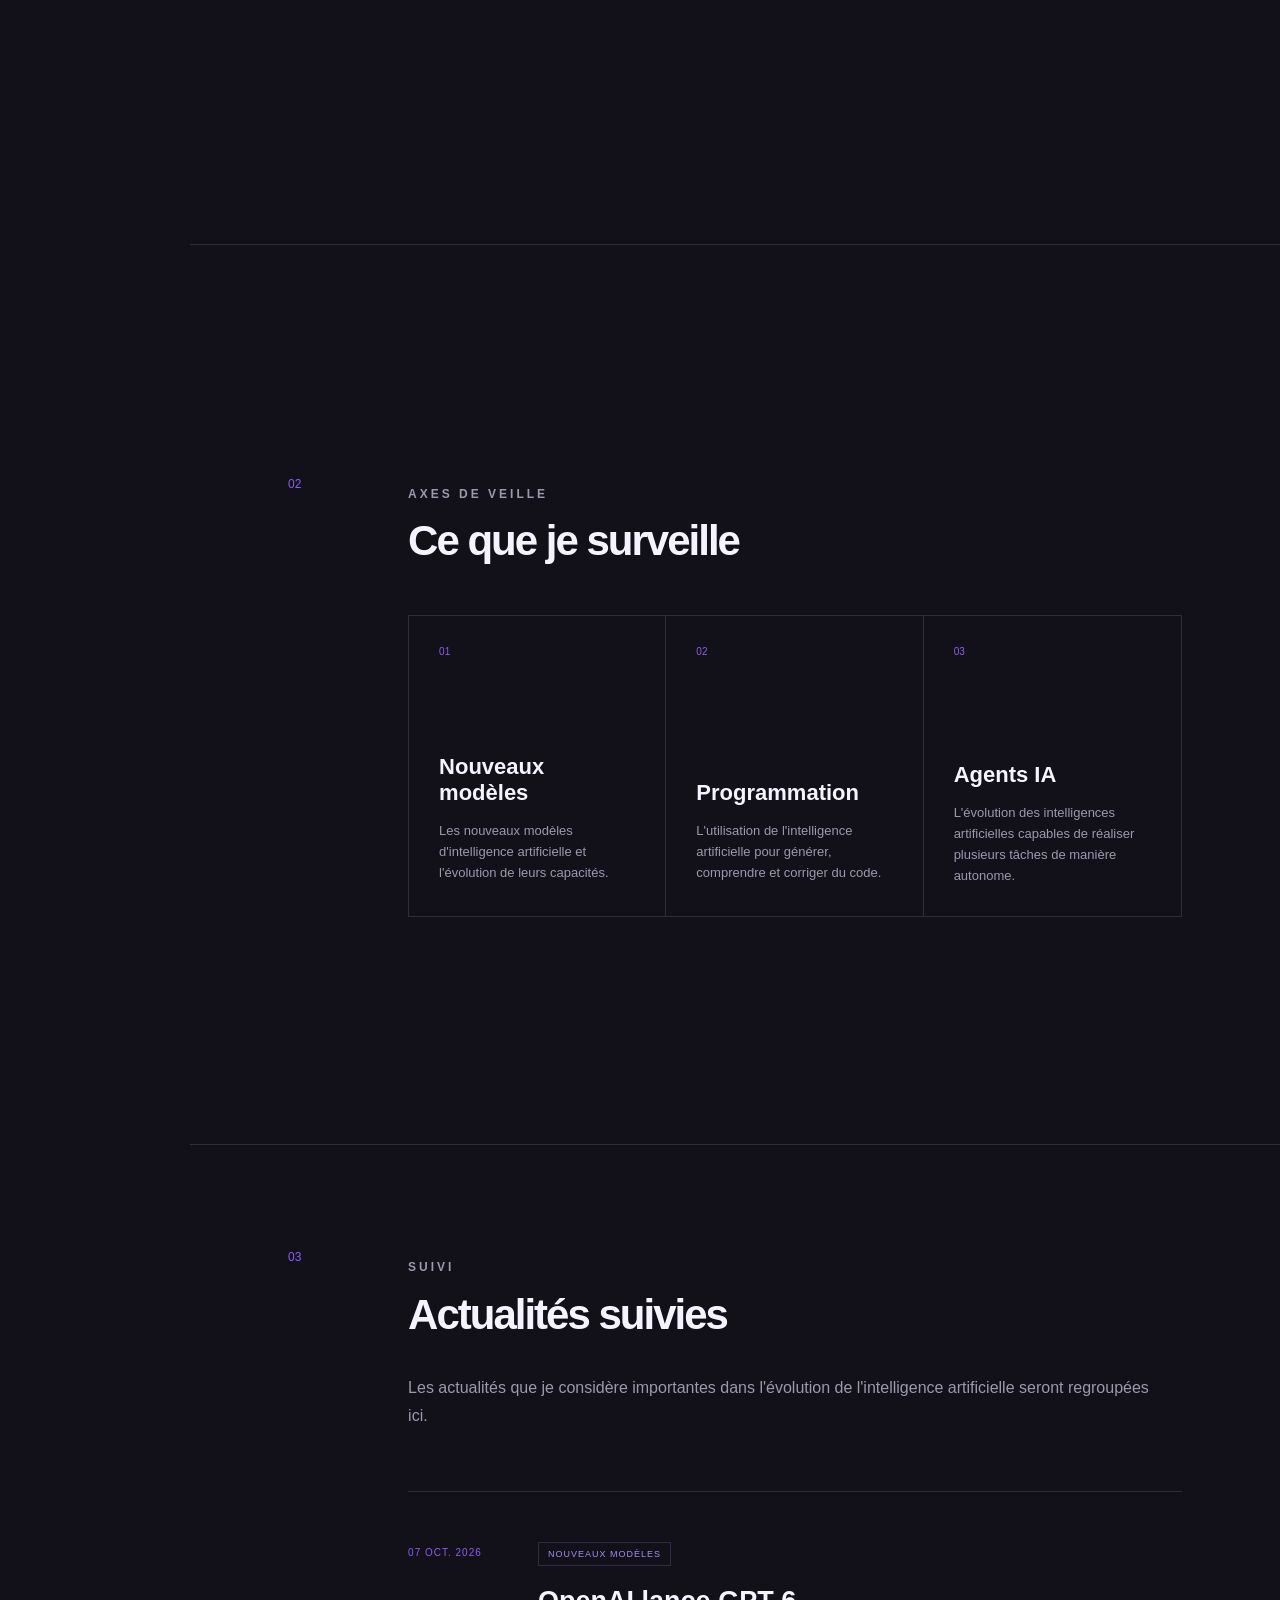
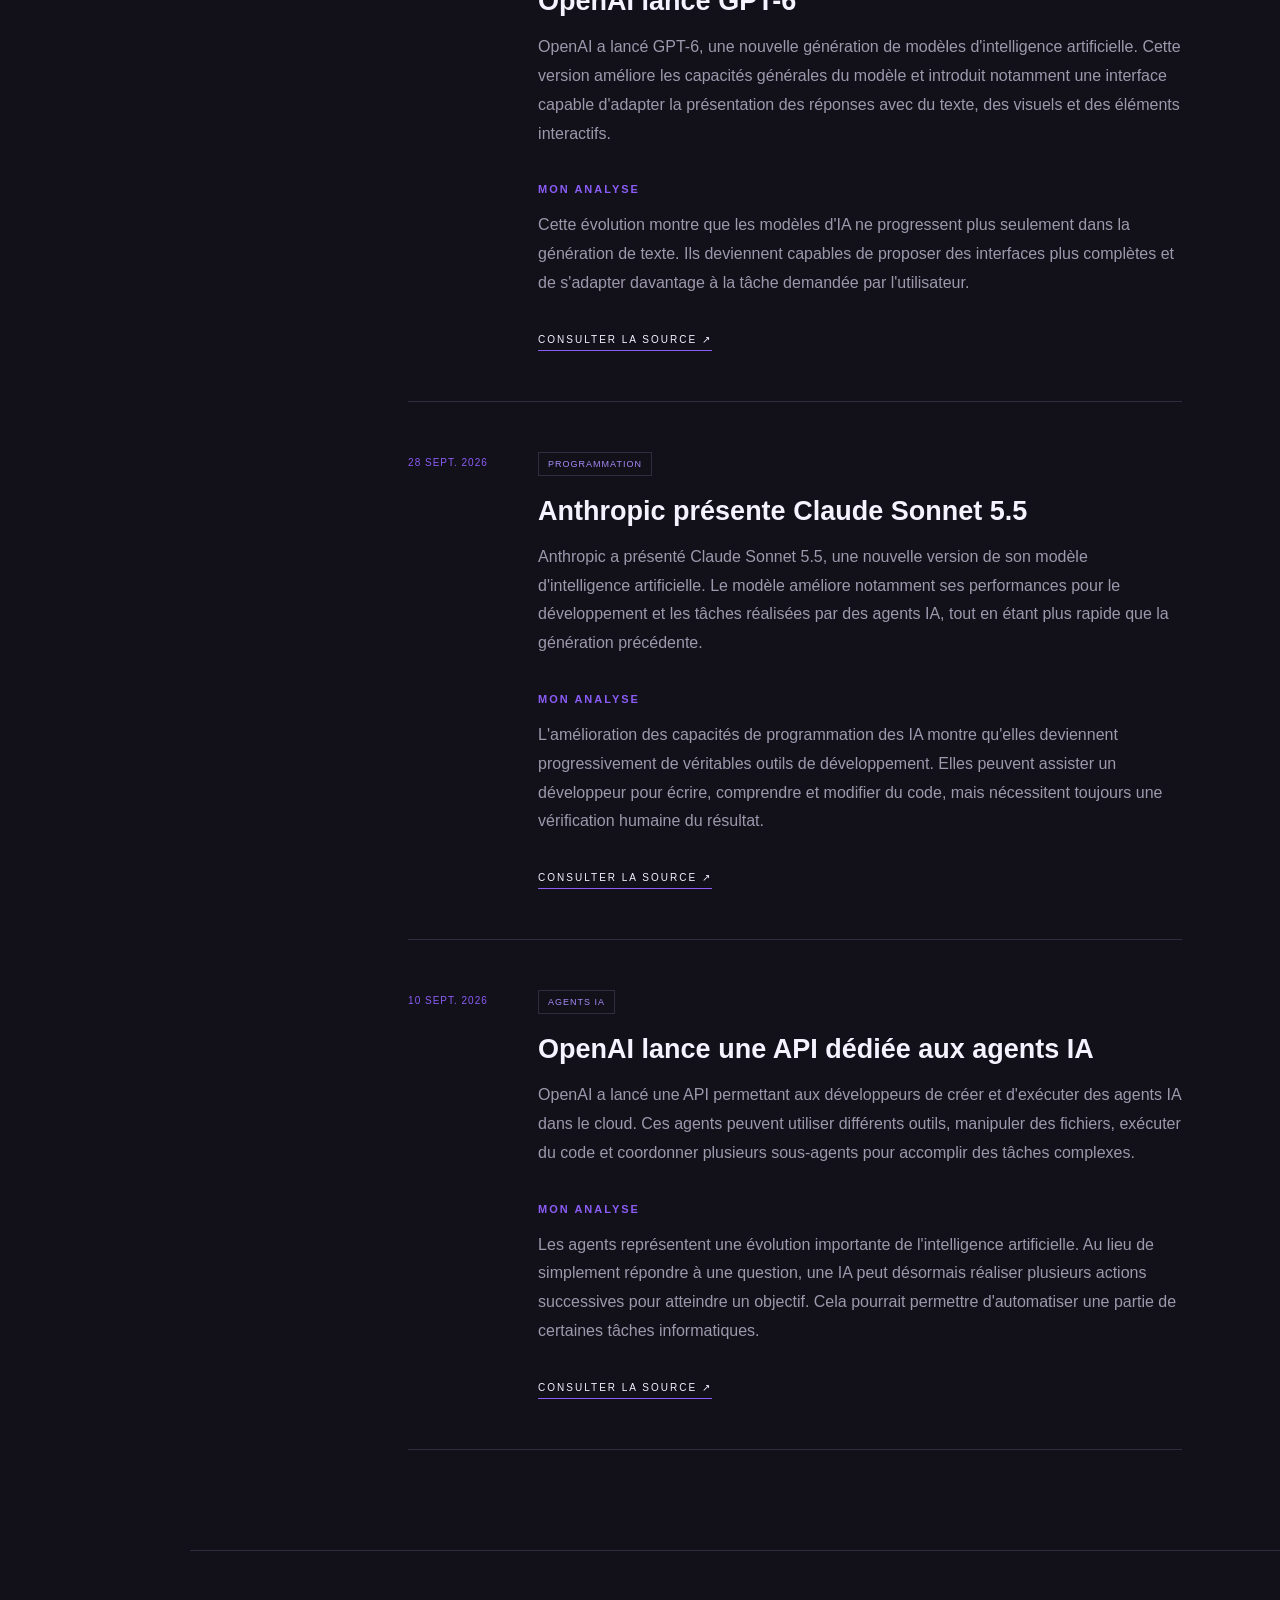
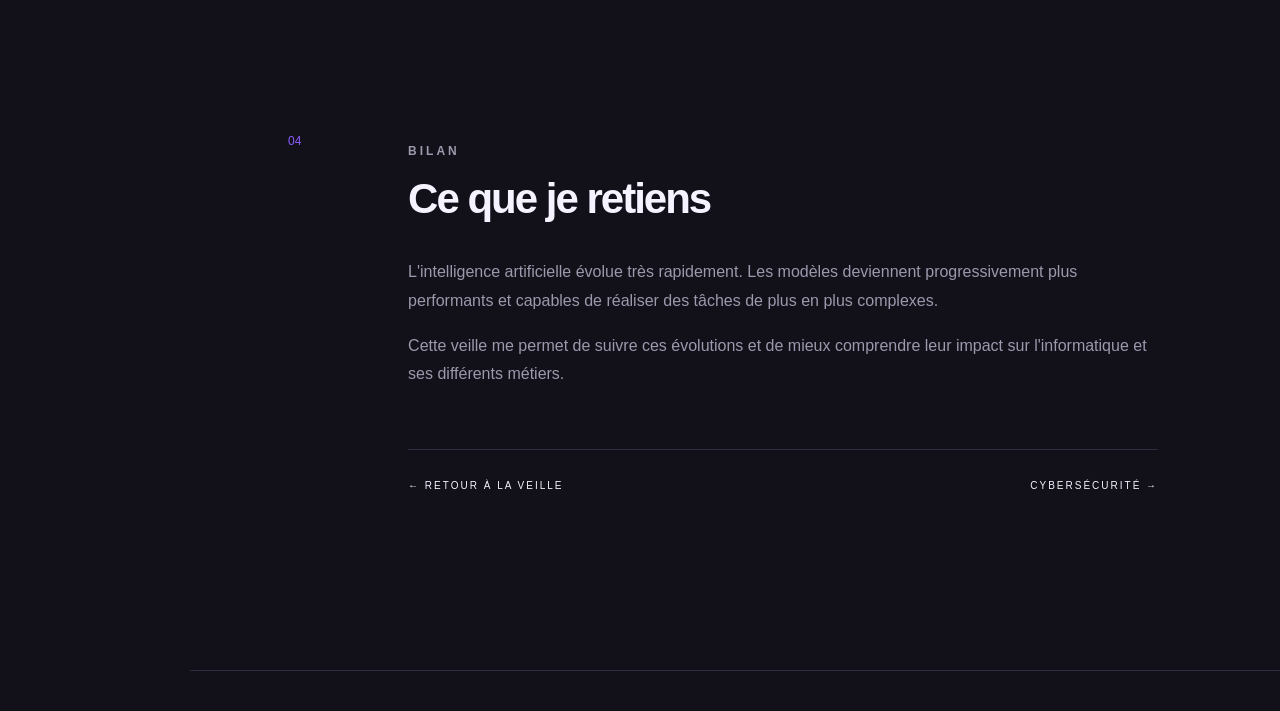
<file: VeilleIA.html>
<!DOCTYPE html>
<html lang="fr">

<head>
    <meta charset="UTF-8">
    <meta name="viewport" content="width=device-width, initial-scale=1.0">

    <title>Veille IA — Thomas Degrande</title>

    <link rel="stylesheet" href="style.css">
</head>

<body>


    <!-- ==================================
         BARRE DU HAUT
    =================================== -->

    <header class="topbar">

        <div class="points">
            <span></span>
            <span></span>
            <span></span>
        </div>

        <p>portfolio.thomas / veille / intelligence-artificielle</p>

        <p class="heure" id="heure">00:00</p>

    </header>


    <div class="site">


        <!-- ==================================
             SIDEBAR
        =================================== -->

        <aside class="sidebar">

            <div class="logo">
                TD
            </div>

            <nav>

                <a href="index.html#accueil" class="nav-link">
                    <span>01</span>
                    ACCUEIL
                </a>

                <a href="index.html#projets" class="nav-link">
                    <span>02</span>
                    PROJETS
                </a>

                <a href="index.html#parcours" class="nav-link">
                    <span>03</span>
                    PARCOURS
                </a>

                <a href="index.html#tp" class="nav-link">
                    <span>04</span>
                    TP
                </a>

                <a href="index.html#veille" class="nav-link active">
                    <span>05</span>
                    VEILLE
                </a>

                <a href="index.html#contact" class="nav-link">
                    <span>06</span>
                    CONTACT
                </a>

            </nav>

        </aside>



        <!-- ==================================
             CONTENU
        =================================== -->

        <main>


            <!-- ==================================
                 INTRODUCTION
            =================================== -->

            <section class="section veille-page-intro">

                <div class="numero-background">
                    IA
                </div>


                <div class="veille-retour">

                    <a href="index.html#veille">
                        ← RETOUR À LA VEILLE
                    </a>

                </div>


                <p class="sur-titre">
                    01 / VEILLE TECHNOLOGIQUE
                </p>


                <h1>
                    INTELLIGENCE<br>
                    <span>ARTIFICIELLE.</span>
                </h1>


                <h2>
                    L'évolution de l'intelligence artificielle générative
                </h2>


                <p class="veille-page-description">

                    Cette veille technologique a pour objectif de suivre
                    l'évolution de l'intelligence artificielle générative,
                    ses nouvelles capacités et son utilisation dans
                    le domaine de l'informatique.

                </p>


                <div class="veille-infos">

                    <div>
                        <span>THÈME</span>
                        <p>Intelligence Artificielle</p>
                    </div>

                    <div>
                        <span>DOMAINE</span>
                        <p>IA générative</p>
                    </div>

                    <div>
                        <span>STATUT</span>
                        <p>Veille en cours</p>
                    </div>

                </div>

            </section>



            <!-- ==================================
                 01 - LE SUJET
            =================================== -->

            <section class="section veille-page-section">

                <div class="veille-page-numero">
                    01
                </div>


                <div class="veille-page-contenu">

                    <p class="sur-titre">
                        LE SUJET
                    </p>

                    <h2>
                        Pourquoi ce sujet ?
                    </h2>


                    <p>
                        J'ai choisi de suivre l'intelligence artificielle
                        car il s'agit d'un domaine qui évolue très rapidement
                        et qui occupe une place de plus en plus importante
                        dans l'informatique.
                    </p>


                    <p>
                        Je m'intéresse particulièrement aux intelligences
                        artificielles génératives, capables de produire
                        du texte, des images, du code ou d'autres contenus.
                    </p>


                    <p>
                        À travers cette veille, je souhaite observer
                        leurs évolutions, leurs nouveaux usages et
                        leurs impacts sur les métiers de l'informatique.
                    </p>

                </div>

            </section>



            <!-- ==================================
                 02 - AXES DE VEILLE
            =================================== -->

            <section class="section veille-page-section">

                <div class="veille-page-numero">
                    02
                </div>


                <div class="veille-page-contenu">

                    <p class="sur-titre">
                        AXES DE VEILLE
                    </p>

                    <h2>
                        Ce que je surveille
                    </h2>


                    <div class="veille-axes">


                        <!-- AXE 1 -->

                        <div class="veille-axe">

                            <span class="veille-axe-numero">
                                01
                            </span>

                            <h3>
                                Nouveaux modèles
                            </h3>

                            <p>
                                Les nouveaux modèles d'intelligence
                                artificielle et l'évolution de leurs
                                capacités.
                            </p>

                        </div>


                        <!-- AXE 2 -->

                        <div class="veille-axe">

                            <span class="veille-axe-numero">
                                02
                            </span>

                            <h3>
                                Programmation
                            </h3>

                            <p>
                                L'utilisation de l'intelligence artificielle
                                pour générer, comprendre et corriger
                                du code.
                            </p>

                        </div>


                        <!-- AXE 3 -->

                        <div class="veille-axe">

                            <span class="veille-axe-numero">
                                03
                            </span>

                            <h3>
                                Agents IA
                            </h3>

                            <p>
                                L'évolution des intelligences artificielles
                                capables de réaliser plusieurs tâches
                                de manière autonome.
                            </p>

                        </div>


                    </div>

                </div>

            </section>



            <!-- ==================================
                 03 - ACTUALITÉS
            =================================== -->

            <section class="section veille-page-section">

                <div class="veille-page-numero">
                    03
                </div>


                <div class="veille-page-contenu">

                    <p class="sur-titre">
                        SUIVI
                    </p>

                    <h2>
                        Actualités suivies
                    </h2>


                    <p class="veille-explication">
                        Les actualités que je considère importantes
                        dans l'évolution de l'intelligence artificielle
                        seront regroupées ici.
                    </p>



                    <!-- =========================
                         ACTUALITÉ 1
                    ========================== -->

                    <article class="veille-actualite">

    <div class="veille-actualite-date">
        <span>07 OCT. 2026</span>
    </div>

    <div class="veille-actualite-contenu">

        <span class="veille-tag">
            NOUVEAUX MODÈLES
        </span>

        <h3>
            OpenAI lance GPT-6
        </h3>

        <p>
            OpenAI a lancé GPT-6, une nouvelle génération de modèles
            d'intelligence artificielle. Cette version améliore les
            capacités générales du modèle et introduit notamment une
            interface capable d'adapter la présentation des réponses
            avec du texte, des visuels et des éléments interactifs.
        </p>

        <h4>
            MON ANALYSE
        </h4>

        <p>
            Cette évolution montre que les modèles d'IA ne progressent
            plus seulement dans la génération de texte. Ils deviennent
            capables de proposer des interfaces plus complètes et de
            s'adapter davantage à la tâche demandée par l'utilisateur.
        </p>

        <a href="https://openai.com/research/index/release/"
           target="_blank"
           class="veille-source">

            CONSULTER LA SOURCE ↗

        </a>

    </div>

</article>



                    <!-- =========================
                         ACTUALITÉ 2
                    ========================== -->

                    <article class="veille-actualite">

    <div class="veille-actualite-date">
        <span>28 SEPT. 2026</span>
    </div>

    <div class="veille-actualite-contenu">

        <span class="veille-tag">
            PROGRAMMATION
        </span>

        <h3>
            Anthropic présente Claude Sonnet 5.5
        </h3>

        <p>
            Anthropic a présenté Claude Sonnet 5.5, une nouvelle version
            de son modèle d'intelligence artificielle. Le modèle améliore
            notamment ses performances pour le développement et les tâches
            réalisées par des agents IA, tout en étant plus rapide que
            la génération précédente.
        </p>

        <h4>
            MON ANALYSE
        </h4>

        <p>
            L'amélioration des capacités de programmation des IA montre
            qu'elles deviennent progressivement de véritables outils
            de développement. Elles peuvent assister un développeur pour
            écrire, comprendre et modifier du code, mais nécessitent
            toujours une vérification humaine du résultat.
        </p>

        <a href="https://www.anthropic.com/news"
           target="_blank"
           class="veille-source">

            CONSULTER LA SOURCE ↗

        </a>

    </div>

</article>



                    <!-- =========================
                         ACTUALITÉ 3
                    ========================== -->

                   <article class="veille-actualite">

    <div class="veille-actualite-date">
        <span>10 SEPT. 2026</span>
    </div>

    <div class="veille-actualite-contenu">

        <span class="veille-tag">
            AGENTS IA
        </span>

        <h3>
            OpenAI lance une API dédiée aux agents IA
        </h3>

        <p>
            OpenAI a lancé une API permettant aux développeurs de créer
            et d'exécuter des agents IA dans le cloud. Ces agents peuvent
            utiliser différents outils, manipuler des fichiers, exécuter
            du code et coordonner plusieurs sous-agents pour accomplir
            des tâches complexes.
        </p>

        <h4>
            MON ANALYSE
        </h4>

        <p>
            Les agents représentent une évolution importante de
            l'intelligence artificielle. Au lieu de simplement répondre
            à une question, une IA peut désormais réaliser plusieurs
            actions successives pour atteindre un objectif. Cela pourrait
            permettre d'automatiser une partie de certaines tâches
            informatiques.
        </p>

        <a href="https://openai.com/fr-FR/index/introducing-the-agents-api/"
           target="_blank"
           class="veille-source">

            CONSULTER LA SOURCE ↗

        </a>

    </div>

</article>


                </div>

            </section>



            <!-- ==================================
                 04 - BILAN
            =================================== -->

            <section class="section veille-page-section veille-bilan">

                <div class="veille-page-numero">
                    04
                </div>


                <div class="veille-page-contenu">

                    <p class="sur-titre">
                        BILAN
                    </p>

                    <h2>
                        Ce que je retiens
                    </h2>


                    <p>
                        L'intelligence artificielle évolue très rapidement.
                        Les modèles deviennent progressivement plus
                        performants et capables de réaliser des tâches
                        de plus en plus complexes.
                    </p>


                    <p>
                        Cette veille me permet de suivre ces évolutions
                        et de mieux comprendre leur impact sur
                        l'informatique et ses différents métiers.
                    </p>


                    <div class="veille-navigation">

                        <a href="index.html#veille">
                            ← RETOUR À LA VEILLE
                        </a>

                        <a href="VeilleCyber.html">
                            CYBERSÉCURITÉ →
                        </a>

                    </div>

                </div>

            </section>


        </main>

    </div>



    <!-- ==================================
         FOOTER
    =================================== -->

    <footer>

        <span>INTELLIGENCE ARTIFICIELLE</span>

        <span>IA GÉNÉRATIVE</span>

        <span>PROGRAMMATION</span>

        <span>AGENTS IA</span>

        <span>VEILLE TECHNOLOGIQUE</span>

    </footer>


    <script src="script.js"></script>

</body>

</html>
</file>
<file: style.css>
/* ==================================
   COULEURS
================================== */

:root {
    --fond: #12111A;
    --fond-secondaire: #191721;
    --carte: #201D2B;

    --violet: #8B5CF6;
    --violet-clair: #A78BFA;

    --texte: #F5F3FF;
    --texte-secondaire: #9D98AC;

    --bordure: #302B3E;
}


/* ==================================
   BASE
================================== */

* {
    box-sizing: border-box;
}

html {
    scroll-behavior: smooth;
}

body {
    margin: 0;

    background-color: var(--fond);
    color: var(--texte);

    font-family: Arial, sans-serif;
}


/* ==================================
   BARRE DU HAUT
================================== */

.topbar {
    height: 45px;

    position: fixed;
    top: 0;
    left: 0;
    right: 0;

    z-index: 100;

    display: flex;
    align-items: center;

    padding: 0 25px;

    background-color: var(--fond);
    border-bottom: 1px solid var(--bordure);

    font-size: 12px;
    color: var(--texte-secondaire);
}

.points {
    display: flex;
    gap: 7px;

    margin-right: 30px;
}

.points span {
    width: 8px;
    height: 8px;

    background-color: var(--violet);

    border-radius: 50%;
}

.topbar p {
    margin: 0;
}

.heure {
    margin-left: auto !important;
}


/* ==================================
   STRUCTURE
================================== */

.site {
    display: flex;

    padding-top: 45px;
}


/* ==================================
   SIDEBAR
================================== */

.sidebar {
    position: fixed;

    top: 45px;
    left: 0;
    bottom: 40px;

    width: 190px;

    padding: 35px 25px;

    background-color: var(--fond);

    border-right: 1px solid var(--bordure);
}

.logo {
    width: 50px;
    height: 50px;

    display: flex;
    align-items: center;
    justify-content: center;

    margin-bottom: 60px;

    border: 1px solid var(--violet);

    color: var(--violet);

    font-weight: bold;
    font-size: 18px;
}

.sidebar nav {
    display: flex;
    flex-direction: column;

    gap: 28px;
}

.nav-link {
    display: flex;
    flex-direction: column;

    gap: 4px;

    text-decoration: none;

    color: var(--texte-secondaire);

    font-size: 11px;

    transition: 0.3s;
}

.nav-link span {
    font-size: 10px;

    color: #575163;
}

.nav-link:hover,
.nav-link.active {
    color: var(--texte);

    padding-left: 7px;
}

.nav-link.active span {
    color: var(--violet);
}


/* ==================================
   CONTENU PRINCIPAL
================================== */

main {
    width: calc(100% - 190px);

    margin-left: 190px;

    padding-bottom: 40px;
}

.section {
    min-height: 100vh;

    position: relative;

    padding: 100px 9%;

    border-bottom: 1px solid var(--bordure);

    overflow: hidden;
}


/* ==================================
   ACCUEIL
================================== */

.accueil {
    display: flex;
    align-items: center;
    justify-content: space-between;
}

.accueil-contenu {
    position: relative;

    z-index: 2;
}

.sur-titre {
    color: var(--violet);

    font-size: 12px;
    letter-spacing: 3px;

    font-weight: bold;
}

.accueil h1 {
    margin: 15px 0;

    font-size: clamp(55px, 8vw, 110px);

    line-height: 0.88;

    letter-spacing: -5px;
}

.accueil h1 span {
    color: var(--violet);
}

.accueil h2 {
    margin-top: 25px;

    font-weight: normal;

    color: var(--texte-secondaire);
}

.description {
    max-width: 520px;

    margin-top: 25px;

    line-height: 1.7;

    color: var(--texte-secondaire);
}


/* ==================================
   BOUTONS
================================== */

.boutons {
    display: flex;

    gap: 15px;

    margin-top: 35px;
}

.btn {
    padding: 14px 20px;

    background-color: var(--violet);

    color: white;

    text-decoration: none;

    font-size: 13px;

    border: 1px solid var(--violet);

    transition: 0.3s;
}

.btn:hover {
    background-color: var(--violet-clair);

    transform: translateY(-3px);
}

.btn-secondaire {
    background-color: transparent;

    color: var(--violet-clair);
}

.btn-secondaire:hover {
    color: white;
}


/* ==================================
   CARTE BTS
================================== */

.info-bts {
    position: relative;

    z-index: 2;

    width: 220px;

    padding: 25px;

    border: 1px solid var(--bordure);

    background-color: rgba(18, 17, 26, 0.8);
}

.info-bts h3 {
    margin: 10px 0 5px;

    font-size: 35px;
}

.info-bts > p:not(.petit) {
    color: var(--violet-clair);
}

.petit {
    font-size: 10px;

    line-height: 1.8;

    letter-spacing: 2px;

    color: var(--texte-secondaire);
}

.ligne {
    height: 1px;

    margin: 25px 0;

    background-color: var(--bordure);
}


/* ==================================
   NUMÉRO EN ARRIÈRE PLAN
================================== */

.numero-background {
    position: absolute;

    right: -30px;
    bottom: -70px;

    font-size: 350px;

    font-weight: bold;

    color: rgba(139, 92, 246, 0.035);

    user-select: none;
}


/* ==================================
   TITRES DES SECTIONS
================================== */

.titre-section {
    display: flex;

    gap: 25px;

    margin-bottom: 70px;
}

.titre-section > span {
    color: var(--violet);

    font-size: 12px;
}

.titre-section p {
    margin: 0 0 7px;

    color: var(--texte-secondaire);

    font-size: 10px;

    letter-spacing: 2px;
}

.titre-section h2 {
    margin: 0;

    font-size: 40px;

    letter-spacing: -2px;
}


/* ==================================
   PROJETS
================================== */

/* ==================================
   PROJETS
================================== */

.projet {
    border-top: 1px solid var(--bordure);

    transition: 0.3s;
}

.projet:last-child {
    border-bottom: 1px solid var(--bordure);
}


/* Partie toujours visible */

.projet-entete {
    min-height: 130px;

    display: grid;

    grid-template-columns: 80px 1fr 200px 50px;

    align-items: center;

    padding: 20px;

    cursor: pointer;

    transition: 0.3s;
}

.projet-entete:hover {
    padding-left: 35px;

    background-color: var(--carte);
}


.projet-numero {
    color: var(--violet);

    font-size: 11px;
}


.projet-nom h3 {
    margin: 0 0 8px;

    font-size: 26px;
}

.projet-nom p {
    margin: 0;

    color: var(--texte-secondaire);
}


.technologies {
    color: var(--texte-secondaire);

    font-size: 10px;

    letter-spacing: 1px;
}


/* Bouton + */

.ouvrir-projet {
    width: 38px;
    height: 38px;

    background-color: transparent;

    border: 1px solid var(--bordure);

    color: var(--violet);

    font-size: 22px;

    cursor: pointer;

    transition: 0.3s;
}

.projet-entete:hover .ouvrir-projet {
    border-color: var(--violet);
}


/* ==================================
   CONTENU DÉROULANT
================================== */

.projet-details {
    max-height: 0;

    overflow: hidden;

    background-color: var(--fond-secondaire);

    transition: max-height 0.5s ease;
}


.projet-details-contenu {
    max-width: 750px;

    padding: 35px 80px 45px;
}


.projet-details p {
    margin-top: 0;
    margin-bottom: 30px;

    color: var(--texte-secondaire);

    line-height: 1.8;
}


/* Quand le projet est ouvert */

.projet.ouvert .projet-details {
    max-height: 2000px;
}

.projet.ouvert .ouvrir-projet {
    transform: rotate(45deg);

    border-color: var(--violet);
}


/* Bouton lien du projet */

.btn-projet {
    display: inline-block;

    padding: 12px 18px;

    background-color: var(--violet);

    color: white;

    text-decoration: none;

    font-size: 11px;

    letter-spacing: 1px;

    transition: 0.3s;
}

.btn-projet:hover {
    background-color: var(--violet-clair);

    transform: translateY(-2px);
}

/* ==================================
   DOCUMENTS
================================== */

.liste-documents {
    display: grid;

    grid-template-columns: 1fr 1fr;

    gap: 20px;
}


.document {
    min-height: 300px;

    display: flex;
    flex-direction: column;

    padding: 30px;

    border: 1px solid var(--bordure);

    background-color: var(--fond-secondaire);

    transition: 0.3s;
}


.document:hover {
    border-color: var(--violet);

    transform: translateY(-5px);
}


.document-numero {
    margin-bottom: 45px;

    color: var(--violet);

    font-size: 11px;
}


.document-type {
    margin: 0;

    color: var(--texte-secondaire);

    font-size: 9px;

    letter-spacing: 2px;
}


.document h3 {
    margin: 10px 0;

    font-size: 28px;
}


.document-contenu > p:last-child {
    max-width: 400px;

    color: var(--texte-secondaire);

    line-height: 1.6;
}


.document-bouton {
    margin-top: auto;

    align-self: flex-start;

    padding-bottom: 5px;

    color: var(--texte);

    text-decoration: none;

    font-size: 10px;

    letter-spacing: 2px;

    border-bottom: 1px solid var(--violet);

    transition: 0.3s;
}


.document-bouton:hover {
    color: var(--violet);
}
/* ==================================
   PARCOURS
================================== */

.simple-section {
    display: flex;
    flex-direction: column;
    justify-content: center;
}

.texte-parcours {
    max-width: 750px;

    font-size: 23px;

    line-height: 1.7;

    color: var(--texte-secondaire);
}

.texte-parcours p:first-child {
    color: var(--texte);
}


/* ==================================
   TIMELINE TP
================================== */

.timeline {
    max-width: 850px;
}

.tp {
    display: grid;

    grid-template-columns: 120px 40px 1fr;

    min-height: 180px;
}

.date {
    padding-top: 5px;

    color: var(--texte-secondaire);

    font-size: 10px;
}

.point {
    position: relative;
}

.point::before {
    content: "";

    position: absolute;

    top: 5px;
    left: 10px;

    width: 9px;
    height: 9px;

    background-color: var(--violet);

    border-radius: 50%;
}

.point::after {
    content: "";

    position: absolute;

    top: 14px;
    bottom: 0;
    left: 14px;

    width: 1px;

    background-color: var(--bordure);
}

.tp-contenu {
    padding-bottom: 50px;
}

.tp-contenu h3 {
    margin: 5px 0 10px;

    font-size: 22px;
}

.tp-contenu > p:last-child {
    color: var(--texte-secondaire);

    line-height: 1.6;
}

.tag {
    margin: 0;

    color: var(--violet);

    font-size: 10px;

    letter-spacing: 2px;
}


/* ==================================
   VEILLE
================================== */

.veilles {
    display: grid;

    grid-template-columns: 1fr 1fr;

    min-height: 450px;

    border: 1px solid var(--bordure);
}

.veille {
    position: relative;

    display: flex;
    flex-direction: column;
    justify-content: space-between;

    padding: 40px;

    text-decoration: none;

    color: var(--texte);

    transition: 0.4s;

    overflow: hidden;
}

.veille:first-child {
    border-right: 1px solid var(--bordure);
}

.veille:hover {
    background-color: var(--violet);
}

.veille-numero {
    font-size: 12px;

    color: var(--texte-secondaire);
}

.veille p {
    font-size: 10px;

    letter-spacing: 2px;

    color: var(--texte-secondaire);
}

.veille h3 {
    margin: 5px 0;

    font-size: 42px;

    line-height: 1;
}

.explorer {
    font-size: 11px;

    letter-spacing: 2px;
}


/* ==================================
   CONTACT
================================== */

.contact {
    min-height: 75vh;

    display: flex;
    flex-direction: column;
    justify-content: center;
}

.contact h2 {
    margin: 15px 0;

    font-size: clamp(45px, 7vw, 90px);

    letter-spacing: -4px;
}

.contact > p:not(.sur-titre) {
    color: var(--texte-secondaire);
}

.contact-liens {
    display: flex;

    gap: 35px;

    margin-top: 40px;
}

.contact-liens a {
    color: var(--texte);

    text-decoration: none;

    font-size: 12px;

    border-bottom: 1px solid var(--violet);

    padding-bottom: 5px;
}

.contact-liens a:hover {
    color: var(--violet);
}


/* ==================================
   FOOTER
================================== */

footer {
    height: 40px;

    position: fixed;

    bottom: 0;
    left: 0;
    right: 0;

    z-index: 100;

    display: flex;
    justify-content: space-around;
    align-items: center;

    background-color: var(--violet);

    color: white;

    font-size: 9px;

    letter-spacing: 2px;
}


/* ==================================
   ANIMATION APPARITION
================================== */

.section {
    opacity: 0;

    transform: translateY(30px);

    transition:
        opacity 0.7s ease,
        transform 0.7s ease;
}

.section.visible {
    opacity: 1;

    transform: translateY(0);
}


/* ==================================
   RESPONSIVE
================================== */

@media (max-width: 900px) {

    .sidebar {
        width: 130px;
    }

    main {
        width: calc(100% - 130px);

        margin-left: 130px;
    }

    .sidebar {
        padding: 30px 15px;
    }

    .accueil {
        flex-direction: column;
        align-items: flex-start;
        justify-content: center;

        gap: 60px;
    }

    .info-bts {
        width: 100%;
    }

    .projet {
        grid-template-columns: 50px 1fr 40px;
    }

    .technologies {
        display: none;
    }

    .veilles {
        grid-template-columns: 1fr;
    }

    .veille:first-child {
        border-right: none;
        border-bottom: 1px solid var(--bordure);
    }

}

.description-projet h4 {
    color: var(--violet);
    font-size: 13px;
    letter-spacing: 1px;
    text-transform: uppercase;

    margin-top: 30px;
    margin-bottom: 10px;
}

.description-projet h4:first-child {
    margin-top: 0;
}

.description-projet strong {
    color: var(--texte);
}

/* ==================================
   PAGE VEILLE IA
================================== */


/* ==================================
   INTRODUCTION
================================== */

.veille-page-intro {
    display: flex;
    flex-direction: column;
    justify-content: center;
}


.veille-retour {
    margin-bottom: 50px;
}


.veille-retour a {
    color: var(--texte-secondaire);

    text-decoration: none;

    font-size: 10px;

    letter-spacing: 2px;

    transition: 0.3s;
}


.veille-retour a:hover {
    color: var(--violet);
}


.veille-page-intro h1 {
    margin: 15px 0;

    font-size: clamp(60px, 8vw, 110px);

    line-height: 0.88;

    letter-spacing: -5px;
}


.veille-page-intro h1 span {
    color: var(--violet);
}


.veille-page-intro h2 {
    margin-top: 30px;

    font-size: 24px;

    font-weight: normal;

    color: var(--texte);
}


.veille-page-description {
    max-width: 650px;

    margin-top: 20px;

    color: var(--texte-secondaire);

    line-height: 1.8;
}


/* Informations sous le titre */

.veille-infos {
    display: flex;

    gap: 70px;

    margin-top: 60px;

    padding-top: 30px;

    border-top: 1px solid var(--bordure);
}


.veille-infos span {
    color: var(--violet);

    font-size: 9px;

    letter-spacing: 2px;
}


.veille-infos p {
    margin: 8px 0 0;

    color: var(--texte-secondaire);

    font-size: 13px;
}



/* ==================================
   STRUCTURE DES SECTIONS
================================== */

.veille-page-section {
    display: grid;

    grid-template-columns: 120px 1fr;

    align-content: center;
}


.veille-page-numero {
    color: var(--violet);

    font-size: 12px;

    padding-top: 5px;
}


.veille-page-contenu {
    max-width: 950px;
}


.veille-page-contenu > h2 {
    margin: 10px 0 35px;

    font-size: 42px;

    letter-spacing: -2px;
}


.veille-page-contenu > p {
    max-width: 750px;

    color: var(--texte-secondaire);

    line-height: 1.8;
}



/* ==================================
   AXES DE VEILLE
================================== */

.veille-axes {
    display: grid;

    grid-template-columns: repeat(3, 1fr);

    margin-top: 50px;

    border: 1px solid var(--bordure);
}


.veille-axe {
    min-height: 300px;

    display: flex;
    flex-direction: column;

    padding: 30px;

    border-right: 1px solid var(--bordure);

    transition: 0.3s;
}


.veille-axe:last-child {
    border-right: none;
}


.veille-axe:hover {
    background-color: var(--carte);

    transform: translateY(-5px);
}


.veille-axe-numero {
    color: var(--violet);

    font-size: 10px;
}


.veille-axe h3 {
    margin-top: auto;
    margin-bottom: 15px;

    font-size: 22px;
}


.veille-axe p {
    min-height: 65px;

    margin: 0;

    color: var(--texte-secondaire);

    font-size: 13px;

    line-height: 1.6;
}



/* ==================================
   ACTUALITÉS
================================== */

.veille-explication {
    margin-bottom: 60px;
}


.veille-actualite {
    display: grid;

    grid-template-columns: 130px 1fr;

    padding: 50px 0;

    border-top: 1px solid var(--bordure);
}


.veille-actualite:last-child {
    border-bottom: 1px solid var(--bordure);
}


.veille-actualite-date span {
    color: var(--violet);

    font-size: 10px;

    letter-spacing: 1px;
}


.veille-actualite-contenu {
    max-width: 700px;
}


.veille-tag {
    display: inline-block;

    padding: 6px 9px;

    border: 1px solid var(--bordure);

    color: var(--violet-clair);

    font-size: 9px;

    letter-spacing: 1px;
}


.veille-actualite h3 {
    margin: 20px 0 15px;

    font-size: 27px;
}


.veille-actualite p {
    color: var(--texte-secondaire);

    line-height: 1.8;
}


.veille-actualite h4 {
    margin-top: 35px;
    margin-bottom: 10px;

    color: var(--violet);

    font-size: 11px;

    letter-spacing: 2px;
}


.veille-source {
    display: inline-block;

    margin-top: 20px;

    padding-bottom: 5px;

    color: var(--texte);

    text-decoration: none;

    font-size: 10px;

    letter-spacing: 2px;

    border-bottom: 1px solid var(--violet);

    transition: 0.3s;
}


.veille-source:hover {
    color: var(--violet);
}



/* ==================================
   BILAN
================================== */

.veille-bilan {
    min-height: 80vh;
}


.veille-navigation {
    display: flex;

    justify-content: space-between;

    max-width: 750px;

    margin-top: 60px;

    padding-top: 30px;

    border-top: 1px solid var(--bordure);
}


.veille-navigation a {
    color: var(--texte);

    text-decoration: none;

    font-size: 10px;

    letter-spacing: 2px;

    transition: 0.3s;
}


.veille-navigation a:hover {
    color: var(--violet);
}



/* ==================================
   RESPONSIVE VEILLE
================================== */

@media (max-width: 900px) {

    .veille-page-section {
        grid-template-columns: 1fr;

        gap: 25px;
    }


    .veille-axes {
        grid-template-columns: 1fr;
    }


    .veille-axe {
        min-height: 220px;

        border-right: none;

        border-bottom: 1px solid var(--bordure);
    }


    .veille-axe:last-child {
        border-bottom: none;
    }


    .veille-actualite {
        grid-template-columns: 1fr;

        gap: 20px;
    }


    .veille-infos {
        flex-direction: column;

        gap: 20px;
    }

}
</file>
